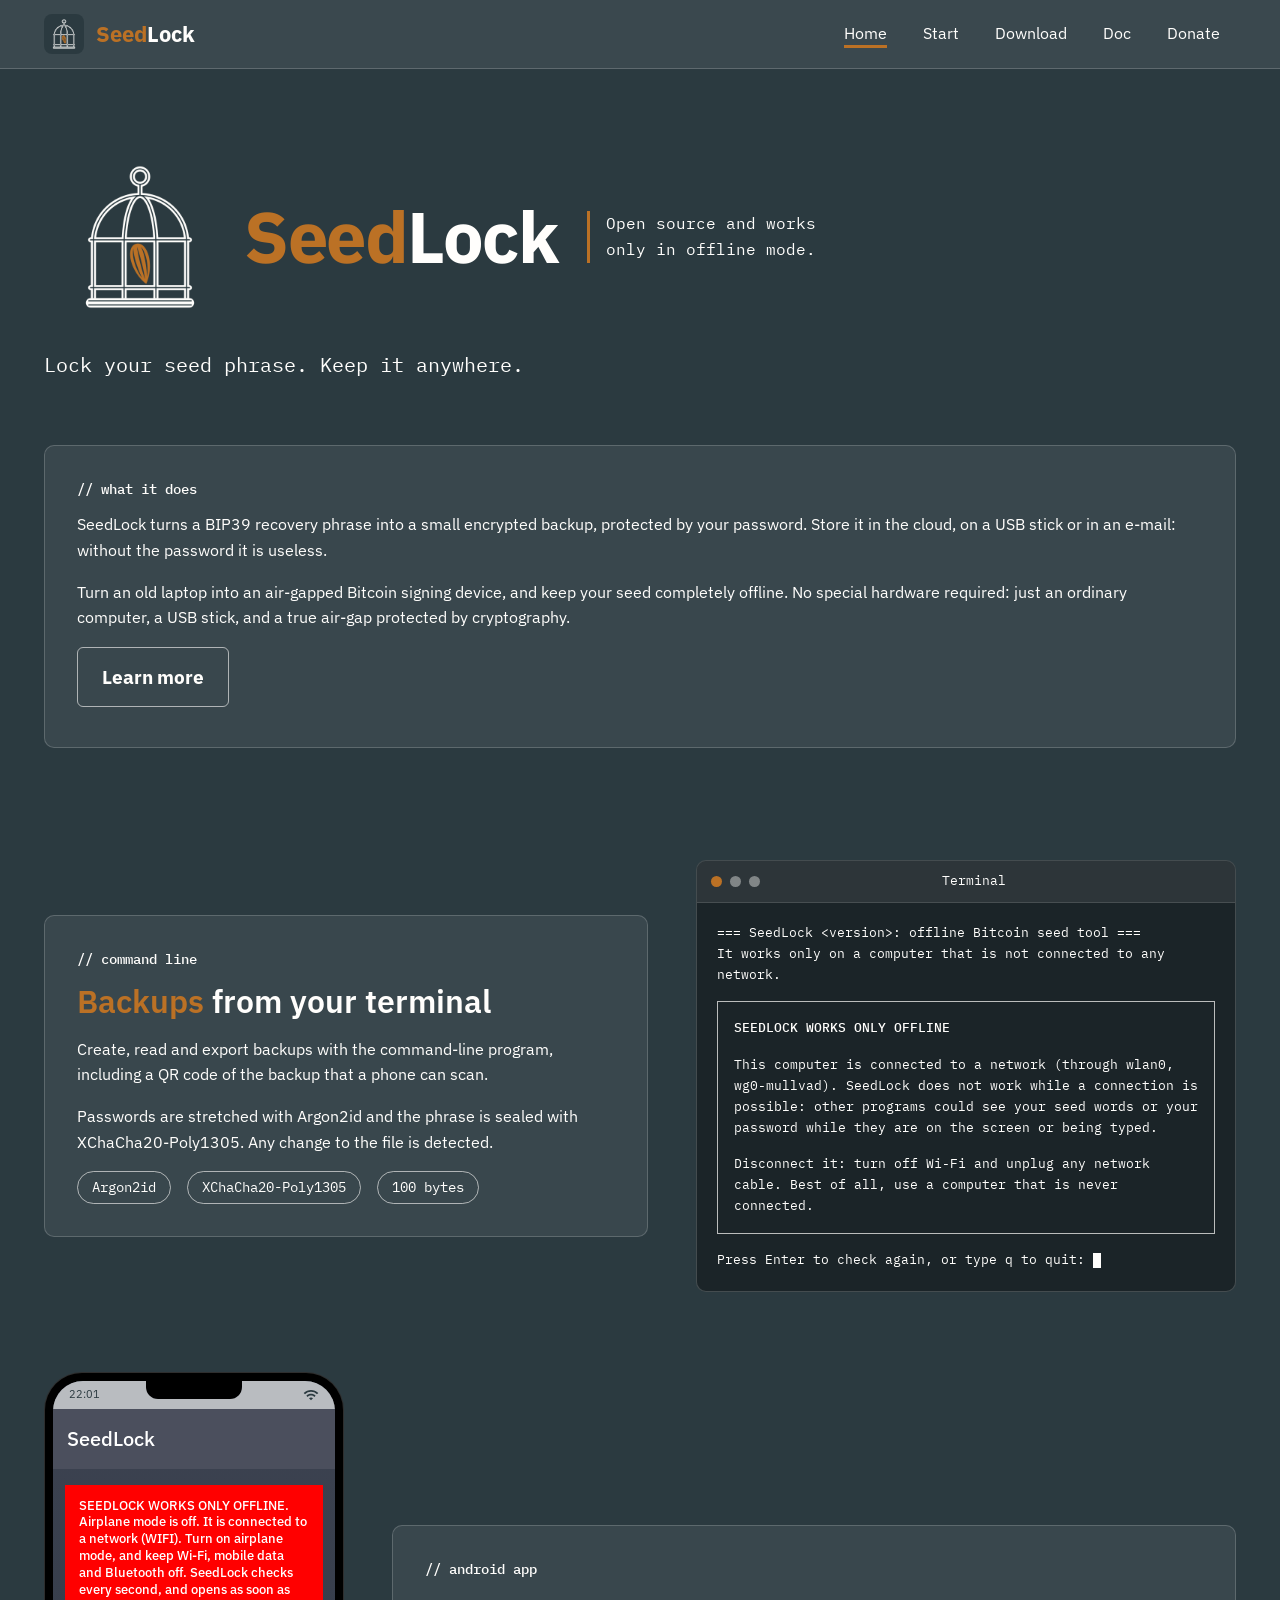
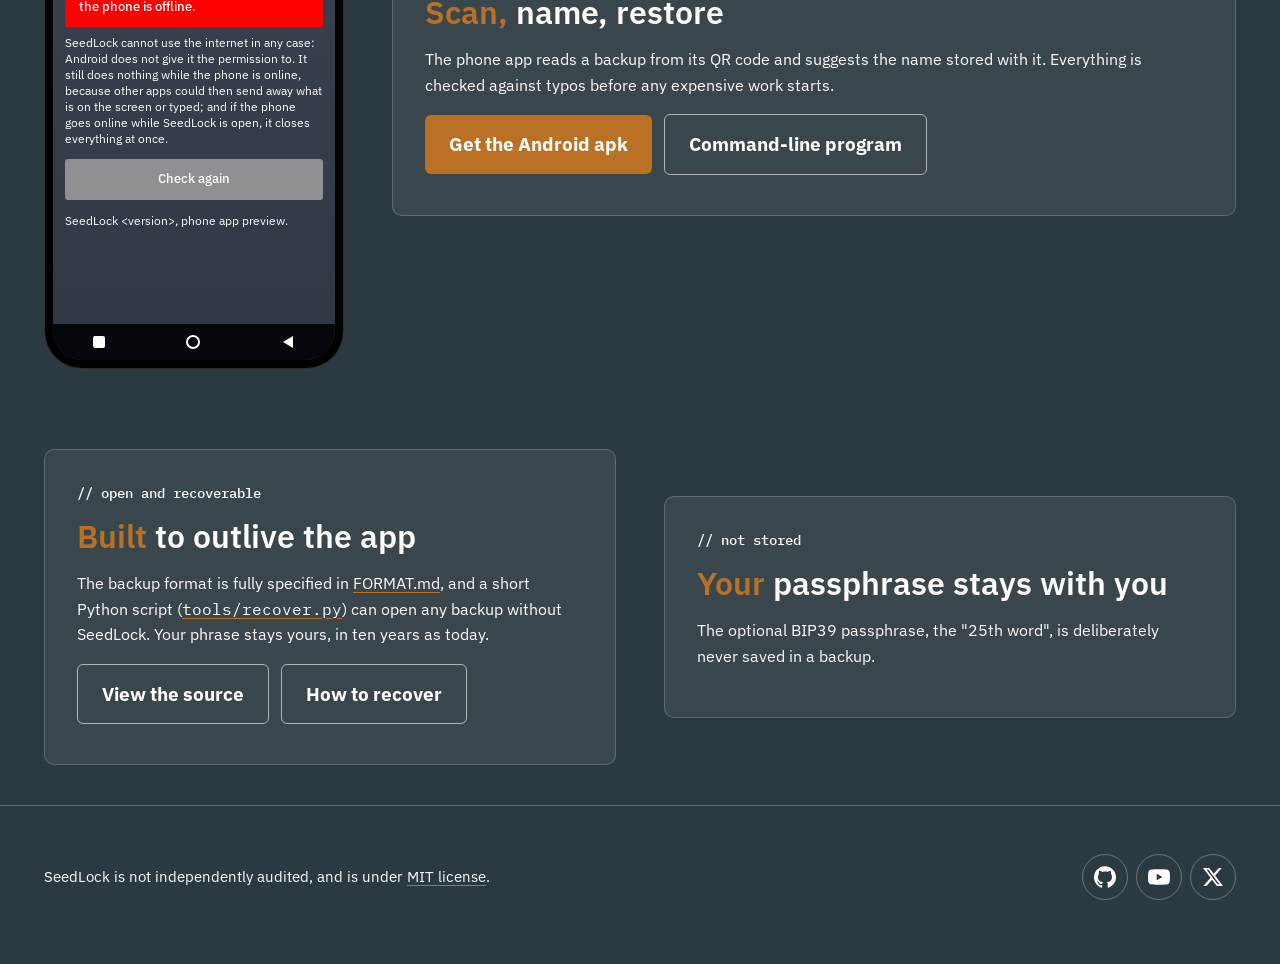
<file: index.html>
<!doctype html>
<html lang="en">
<head>
<meta charset="utf-8">
<meta name="viewport" content="width=device-width, initial-scale=1, viewport-fit=cover">
<title>SeedLock</title>
<meta name="description" content="Lock your seed phrase. Keep it anywhere. Open source, and works only in offline mode.">
<meta name="theme-color" content="#2b3a40">
<link rel="icon" href="/favicon.ico" sizes="48x48">
<link rel="icon" type="image/png" href="/assets/favicon-48.png" sizes="48x48">
<link rel="icon" type="image/png" href="/assets/favicon-192.png" sizes="192x192">
<link rel="apple-touch-icon" href="/assets/apple-touch-icon.png">
<meta property="og:type" content="website">
<meta property="og:site_name" content="SeedLock">
<meta property="og:title" content="SeedLock">
<meta property="og:description" content="Lock your seed phrase. Keep it anywhere. Open source, and works only in offline mode.">
<meta property="og:url" content="https://seedlock.no/">
<meta property="og:image" content="https://seedlock.no/assets/seedlock-social-preview.png">
<meta name="twitter:card" content="summary_large_image">
<link rel="canonical" href="https://seedlock.no/">
<link rel="stylesheet" href="style.css">
</head>
<body>
<div class="page">
<header class="nav"><div class="wrap">
<a class="brand" href="index.html"><img src="assets/seedlock-icon.png" alt="" style="width:40px;height:40px;border-radius:8px"><span><b>Seed</b>Lock</span></a>
<nav class="menu" aria-label="Main">
<a class="on" href="index.html">Home</a><a href="start.html">Start</a><a href="download.html">Download</a><a href="doc.html">Doc</a><a href="donate.html">Donate</a>
</nav>
</div></header>

<main class="wrap" id="home">
<section class="row">
<div style="flex:0 1 auto;max-width:100%">
<div style="display:flex;flex-wrap:wrap;align-items:center;gap:8px;margin-bottom:16px">
<img src="assets/seedlock-icon.png" alt="SeedLock logo: a bird cage holding a seed" style="width:clamp(120px,15vw,200px);height:auto;flex:none">
<h1 style="margin:0;font-size:clamp(40px,5.6vw,76px);white-space:nowrap"><span class="accent">Seed</span>Lock</h1>
<p class="mono" style="flex:0 1 230px;min-width:170px;margin:0 0 0 20px;font-size:16px;color:#fffefc;border-left:3px solid #bb7125;padding-left:16px">Open source and works only in offline mode.</p>
</div>
<p class="lead mono" style="color:#fffefc">Lock your seed phrase. Keep it anywhere.</p>
</div>
<div class="card">
<span class="tag">// what it does</span>
<p>SeedLock turns a BIP39 recovery phrase into a small encrypted backup, protected by your password. Store it in the cloud, on a USB stick or in an e-mail: without the password it is useless.</p>
<p>Turn an old laptop into an air-gapped Bitcoin signing device, and keep your seed completely offline. No special hardware required: just an ordinary computer, a USB stick, and a true air-gap protected by cryptography.</p>
<a class="btn alt" href="https://github.com/Solo-in-Code/SeedLock/blob/main/README.md" target="_blank" rel="noopener noreferrer">Learn more</a>
</div>
</section>

<section class="row tight" id="doc">
<div class="card">
<span class="tag">// command line</span>
<h2><span class="accent">Backups</span> from your terminal</h2>
<p>Create, read and export backups with the command-line program, including a QR code of the backup that a phone can scan.</p>
<p>Passwords are stretched with Argon2id and the phrase is sealed with XChaCha20-Poly1305. Any change to the file is detected.</p>
<div class="facts"><span>Argon2id</span><span>XChaCha20-Poly1305</span><span>100 bytes</span></div>
</div>
<div style="background:#1b2428;border:1px solid rgba(255,254,252,.18);border-radius:10px;overflow:hidden;font-family:var(--font-mono);min-width:0">
<div style="display:flex;align-items:center;gap:8px;padding:10px 14px;background:rgba(255,254,252,.08);border-bottom:1px solid rgba(255,254,252,.12)">
<span style="width:11px;height:11px;border-radius:50%;background:#bb7125"></span><span style="width:11px;height:11px;border-radius:50%;background:rgba(255,254,252,.4)"></span><span style="width:11px;height:11px;border-radius:50%;background:rgba(255,254,252,.4)"></span>
<span style="flex:1;text-align:center;font-size:13px;color:#fffefc;margin-right:41px">Terminal</span>
</div>
<div style="padding:20px;font-size:13px;line-height:1.6;color:#fffefc">
<p style="margin:0 0 16px;color:#fffefc">=== SeedLock &lt;version&gt;: offline Bitcoin seed tool ===<br>It works only on a computer that is not connected to any network.</p>
<div style="border:1px solid rgba(255,254,252,.7);padding:16px;margin-bottom:16px">
<p style="margin:0 0 16px;color:#fffefc;font-weight:500">SEEDLOCK WORKS ONLY OFFLINE</p>
<p style="margin:0 0 16px;color:#fffefc">This computer is connected to a network (through wlan0, wg0-mullvad). SeedLock does not work while a connection is possible: other programs could see your seed words or your password while they are on the screen or being typed.</p>
<p style="margin:0;color:#fffefc">Disconnect it: turn off Wi-Fi and unplug any network cable. Best of all, use a computer that is never connected.</p>
</div>
<p style="margin:0;color:#fffefc">Press Enter to check again, or type q to quit: <span style="display:inline-block;width:8px;height:15px;background:#fffefc;vertical-align:text-bottom"></span></p>
</div>
</div>
</section>

<section class="row tight" id="download">
<div style="width:100%;max-width:300px;margin:0 auto;background:#000;border-radius:38px;padding:8px;box-sizing:border-box;border:1px solid rgba(255,254,252,.18)">
<div style="position:relative;display:flex;flex-direction:column;aspect-ratio:9/18.5;border-radius:30px;overflow:hidden;background:linear-gradient(#3d4351,#2f3745);font-family:Roboto,var(--font-sans);color:#fff">
<div style="position:relative;display:flex;align-items:center;justify-content:space-between;height:28px;padding:0 16px;font-size:11px;color:#fffefc;background:#b9bcc0;color:#2b3a40">
<span>22:01</span>
<span style="position:absolute;left:50%;top:0;transform:translateX(-50%);width:96px;height:18px;background:#000;border-radius:0 0 12px 12px"></span>
<svg width="16" height="16" viewBox="0 0 24 24" fill="#2b3a40" aria-label="Wi-Fi"><path d="M1 9l2 2c4.97-4.97 13.03-4.97 18 0l2-2C16.93 2.93 7.08 2.93 1 9zm8 8l3 3 3-3c-1.65-1.66-4.34-1.66-6 0zm-4-4l2 2c2.76-2.76 7.24-2.76 10 0l2-2C15.14 9.14 8.87 9.14 5 13z"></path></svg>
</div>
<div style="background:#4b4f5d;padding:14px 14px;font-size:20px;font-weight:500">SeedLock</div>
<div style="padding:16px 12px 0">
<div style="background:#ff0000;padding:12px 14px;font-size:12.5px;font-weight:500;line-height:1.35;color:#fff">SEEDLOCK WORKS ONLY OFFLINE. Airplane mode is off. It is connected to a network (WIFI). Turn on airplane mode, and keep Wi-Fi, mobile data and Bluetooth off. SeedLock checks every second, and opens as soon as the phone is offline.</div>
<p style="margin:8px 0 12px;font-size:11.5px;line-height:1.4;color:#fff">SeedLock cannot use the internet in any case: Android does not give it the permission to. It still does nothing while the phone is online, because other apps could then send away what is on the screen or typed; and if the phone goes online while SeedLock is open, it closes everything at once.</p>
<div style="background:#8e9094;text-align:center;padding:10px;font-size:13px;font-weight:500;border-radius:3px;color:#fff">Check again</div>
<p style="margin:12px 0 0;font-size:11.5px;color:#fff">SeedLock &lt;version&gt;, phone app preview.</p>
</div>
<div style="flex:1"></div>
<div style="display:flex;align-items:center;justify-content:space-around;height:36px;background:#05070d">
<span style="width:12px;height:12px;background:#fffefc;border-radius:2px"></span>
<span style="width:14px;height:14px;border:2px solid #fffefc;border-radius:50%;box-sizing:border-box"></span>
<svg width="14" height="14" viewBox="0 0 14 14" aria-hidden="true"><path d="M12 1 2 7l10 6z" fill="#fffefc"></path></svg>
</div>
</div>
</div>
<div class="card">
<span class="tag">// android app</span>
<h2><span class="accent">Scan,</span> name, restore</h2>
<p>The phone app reads a backup from its QR code and suggests the name stored with it. Everything is checked against typos before any expensive work starts.</p>
<a class="btn" href="https://github.com/Solo-in-Code/SeedLock/releases" target="_blank" rel="noopener noreferrer">Get the Android apk</a><a class="btn alt" href="https://github.com/Solo-in-Code/SeedLock/releases" target="_blank" rel="noopener noreferrer">Command-line program</a>
</div>
</section>

<section class="row tight" id="donate">
<div class="card">
<span class="tag">// open and recoverable</span>
<h2><span class="accent">Built</span> to outlive the app</h2>
<p>The backup format is fully specified in <a href="https://github.com/Solo-in-Code/SeedLock/blob/main/docs/FORMAT.md" target="_blank" rel="noopener noreferrer" style="color:#fffefc;text-decoration:underline;text-decoration-color:#bb7125;text-underline-offset:3px">FORMAT.md</a>, and a short Python script (<a class="mono" href="https://github.com/Solo-in-Code/SeedLock/blob/main/tools/recover.py" target="_blank" rel="noopener noreferrer" style="color:#fffefc;text-decoration:underline;text-decoration-color:#bb7125;text-underline-offset:3px">tools/recover.py</a>) can open any backup without SeedLock. Your phrase stays yours, in ten years as today.</p>
<a class="btn alt" href="https://github.com/Solo-in-Code/SeedLock/tree/main" target="_blank" rel="noopener noreferrer">View the source</a><a class="btn alt" href="recover.html">How to recover</a>
</div>
<div class="card">
<span class="tag">// not stored</span>
<h2><span class="accent">Your</span> passphrase stays with you</h2>
<p>The optional BIP39 passphrase, the "25th word", is deliberately never saved in a backup.</p>
</div>
</section>
</main>

<footer class="small" id="source"><div class="wrap" style="display:flex;flex-wrap:wrap;align-items:center;justify-content:space-between;gap:24px">
<p style="margin:0;font-size:15px;color:#fffefc">SeedLock is not independently audited, and is under <a href="https://github.com/Solo-in-Code/SeedLock/blob/main/LICENSE" target="_blank" rel="noopener noreferrer" style="color:#fffefc;text-decoration:underline;text-decoration-color:#bb7125;text-underline-offset:3px">MIT license</a>.</p>
<div style="display:flex;gap:8px">
<a href="https://github.com/Solo-in-Code/SeedLock" target="_blank" rel="noopener noreferrer" aria-label="GitHub" style="display:flex;align-items:center;justify-content:center;width:44px;height:44px;color:#fffefc;border:1px solid rgba(255,254,252,.3);border-radius:50%"><svg width="22" height="22" viewBox="0 0 24 24" fill="currentColor" aria-hidden="true"><path d="M12 .297c-6.63 0-12 5.373-12 12 0 5.303 3.438 9.8 8.205 11.385.6.113.82-.258.82-.577 0-.285-.01-1.04-.015-2.04-3.338.724-4.042-1.61-4.042-1.61C4.422 18.07 3.633 17.7 3.633 17.7c-1.087-.744.084-.729.084-.729 1.205.084 1.838 1.236 1.838 1.236 1.07 1.835 2.809 1.305 3.495.998.108-.776.417-1.305.76-1.605-2.665-.3-5.466-1.332-5.466-5.93 0-1.31.465-2.38 1.235-3.22-.135-.303-.54-1.523.105-3.176 0 0 1.005-.322 3.3 1.23.96-.267 1.98-.399 3-.405 1.02.006 2.04.138 3 .405 2.28-1.552 3.285-1.23 3.285-1.23.645 1.653.24 2.873.12 3.176.765.84 1.23 1.91 1.23 3.22 0 4.61-2.805 5.625-5.475 5.92.42.36.81 1.096.81 2.22 0 1.606-.015 2.896-.015 3.286 0 .315.21.69.825.57C20.565 22.092 24 17.592 24 12.297c0-6.627-5.373-12-12-12"></path></svg></a>
<a href="https://www.youtube.com/@seedlock-channel" target="_blank" rel="noopener noreferrer" aria-label="YouTube" style="display:flex;align-items:center;justify-content:center;width:44px;height:44px;color:#fffefc;border:1px solid rgba(255,254,252,.3);border-radius:50%"><svg width="22" height="22" viewBox="0 0 24 24" fill="currentColor" aria-hidden="true"><path d="M23.498 6.186a3.016 3.016 0 0 0-2.122-2.136C19.505 3.545 12 3.545 12 3.545s-7.505 0-9.377.505A3.017 3.017 0 0 0 .502 6.186C0 8.07 0 12 0 12s0 3.93.502 5.814a3.016 3.016 0 0 0 2.122 2.136c1.871.505 9.376.505 9.376.505s7.505 0 9.377-.505a3.015 3.015 0 0 0 2.122-2.136C24 15.93 24 12 24 12s0-3.93-.502-5.814zM9.545 15.568V8.432L15.818 12l-6.273 3.568z"></path></svg></a>
<a href="https://x.com/Seedlock_" target="_blank" rel="noopener noreferrer" aria-label="X (formerly Twitter)" style="display:flex;align-items:center;justify-content:center;width:44px;height:44px;color:#fffefc;border:1px solid rgba(255,254,252,.3);border-radius:50%"><svg width="20" height="20" viewBox="0 0 24 24" fill="currentColor" aria-hidden="true"><path d="M18.901 1.153h3.68l-8.04 9.19L24 22.846h-7.406l-5.8-7.584-6.638 7.584H.474l8.6-9.83L0 1.154h7.594l5.243 6.932ZM17.61 20.644h2.039L6.486 3.24H4.298Z"></path></svg></a>
</div>
</div></footer>
</div>
<script src="assets/release.js" defer></script>
</body>
</html>
</file>
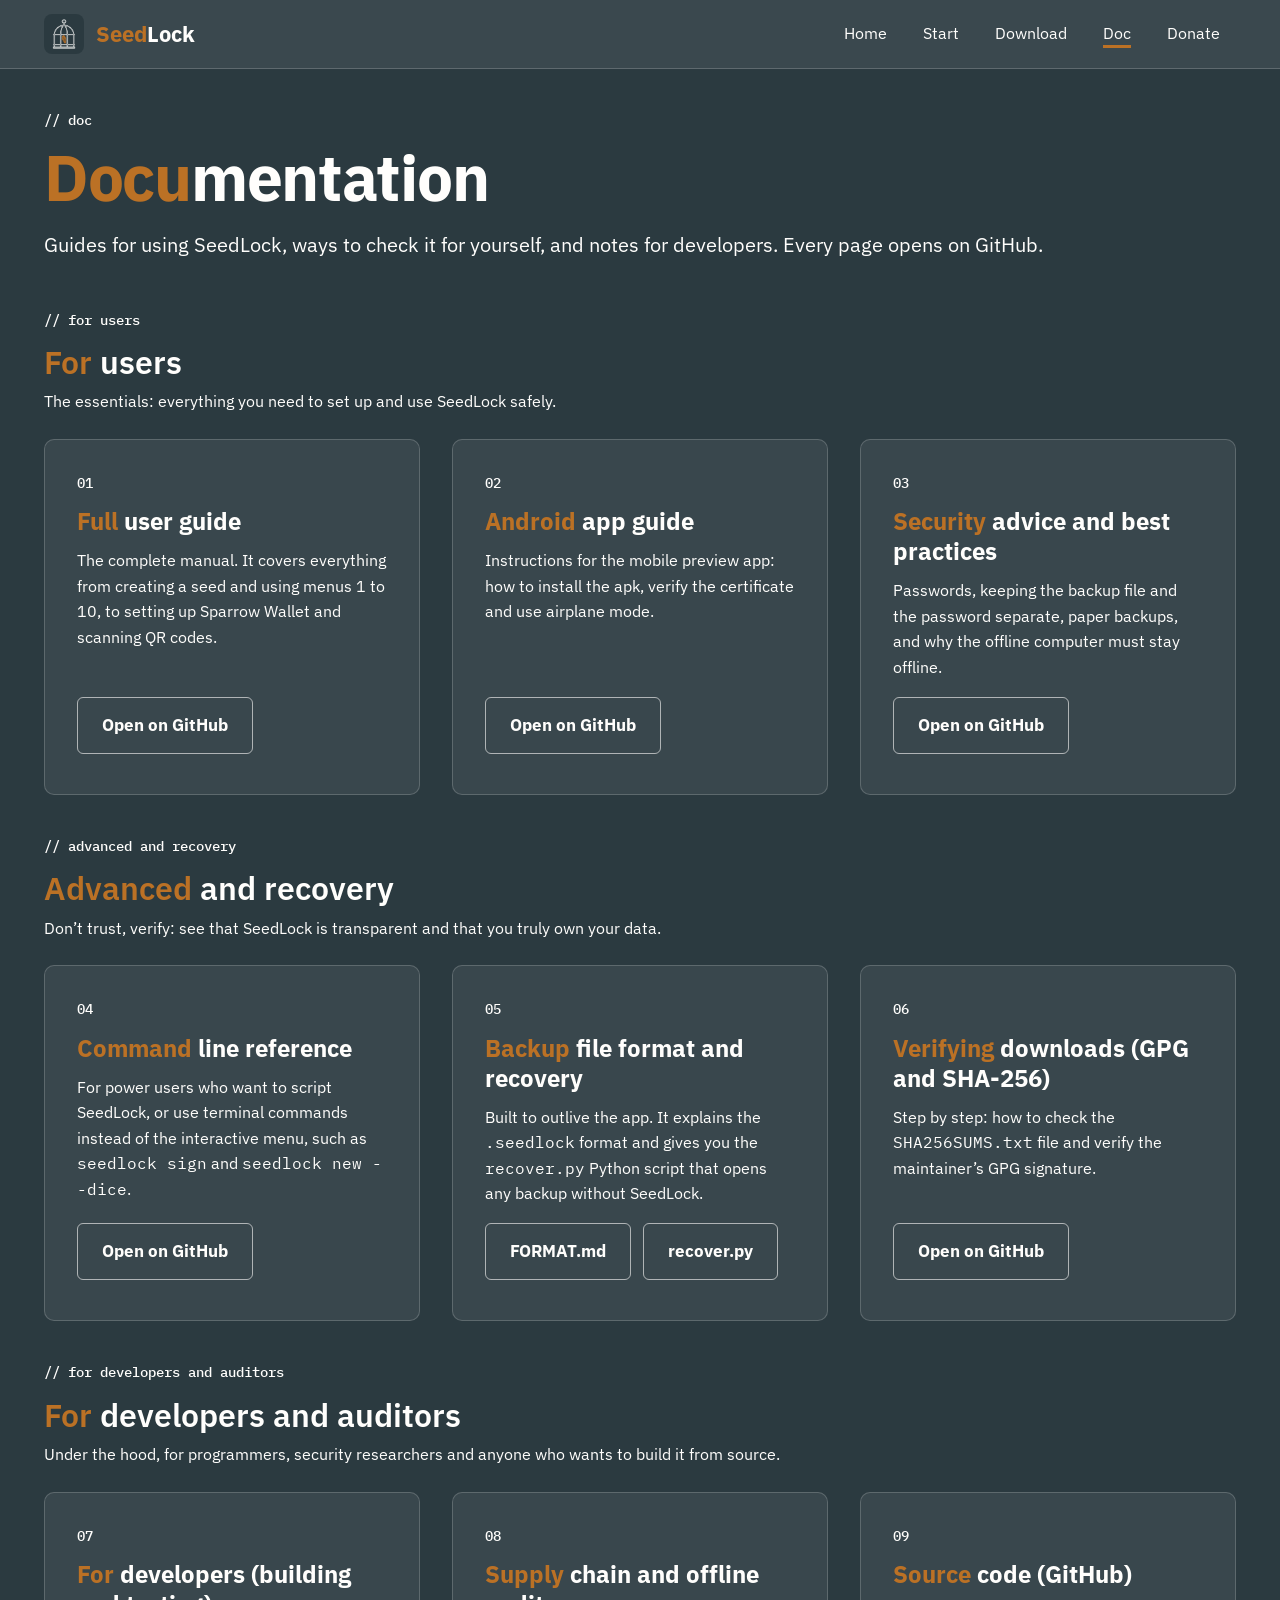
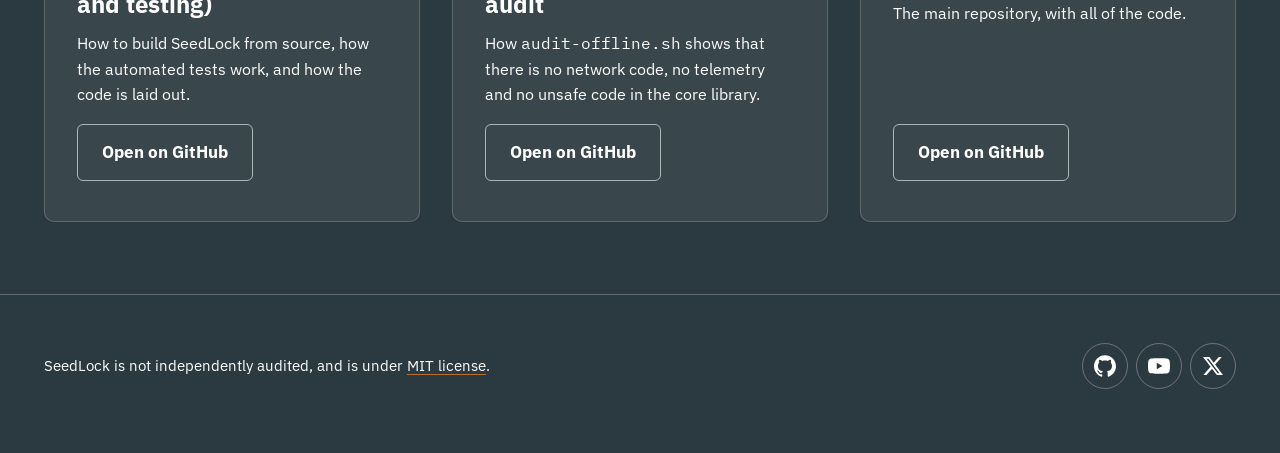
<file: doc.html>
<!doctype html>
<html lang="en">
<head>
<meta charset="utf-8">
<meta name="viewport" content="width=device-width, initial-scale=1, viewport-fit=cover">
<title>SeedLock – Documentation</title>
<meta name="description" content="Guides, recovery format, verification and developer notes for SeedLock.">
<meta name="theme-color" content="#2b3a40">
<link rel="icon" href="/favicon.ico" sizes="48x48">
<link rel="icon" type="image/png" href="/assets/favicon-48.png" sizes="48x48">
<link rel="icon" type="image/png" href="/assets/favicon-192.png" sizes="192x192">
<link rel="apple-touch-icon" href="/assets/apple-touch-icon.png">
<meta property="og:type" content="website">
<meta property="og:site_name" content="SeedLock">
<meta property="og:title" content="SeedLock – Documentation">
<meta property="og:description" content="Guides, recovery format, verification and developer notes for SeedLock.">
<meta property="og:url" content="https://seedlock.no/doc.html">
<meta property="og:image" content="https://seedlock.no/assets/seedlock-social-preview.png">
<meta name="twitter:card" content="summary_large_image">
<link rel="canonical" href="https://seedlock.no/doc.html">
<link rel="stylesheet" href="style.css">
</head>
<body>
<div class="page">
<header class="nav"><div class="wrap">
<a class="brand" href="index.html"><img src="assets/seedlock-icon.png" alt="" style="width:40px;height:40px;border-radius:8px"><span><b>Seed</b>Lock</span></a>
<nav class="menu" aria-label="Main">
<a href="index.html">Home</a><a href="start.html">Start</a><a href="download.html">Download</a><a class="on" href="doc.html">Doc</a><a href="donate.html">Donate</a>
</nav>
</div></header>

<main class="wrap" id="doc-page">
<section class="row tight" style="padding-bottom:0">
<div>
<span class="tag">// doc</span>
<h1 style="font-size:clamp(40px,6vw,64px)"><span class="accent">Docu</span>mentation</h1>
<p class="lead">Guides for using SeedLock, ways to check it for yourself, and notes for developers. Every page opens on GitHub.</p>
</div>
</section>
<section style="padding:32px 0 8px">
<span class="tag">// for users</span>
<h2 style="margin-bottom:8px"><span class="accent">For</span> users</h2>
<p style="margin-bottom:24px">The essentials: everything you need to set up and use SeedLock safely.</p>
<div style="display:flex;flex-wrap:wrap;gap:32px">
<div class="card" style="flex:1 1 300px;min-width:0;display:flex;flex-direction:column">
<span class="tag">01</span>
<h3 style="font-size:24px;line-height:1.25;margin:0 0 12px"><span class="accent">Full</span> user guide</h3>
<p style="flex:1">The complete manual. It covers everything from creating a seed and using menus 1 to 10, to setting up Sparrow Wallet and scanning QR codes.</p>
<div><a class="btn alt" href="https://github.com/Solo-in-Code/SeedLock/blob/main/docs/GUIDE.md" target="_blank" rel="noopener noreferrer" style="font-size:17px">Open on GitHub</a></div>
</div><div class="card" style="flex:1 1 300px;min-width:0;display:flex;flex-direction:column">
<span class="tag">02</span>
<h3 style="font-size:24px;line-height:1.25;margin:0 0 12px"><span class="accent">Android</span> app guide</h3>
<p style="flex:1">Instructions for the mobile preview app: how to install the apk, verify the certificate and use airplane mode.</p>
<div><a class="btn alt" href="https://github.com/Solo-in-Code/SeedLock/blob/main/android/README.md" target="_blank" rel="noopener noreferrer" style="font-size:17px">Open on GitHub</a></div>
</div><div class="card" style="flex:1 1 300px;min-width:0;display:flex;flex-direction:column">
<span class="tag">03</span>
<h3 style="font-size:24px;line-height:1.25;margin:0 0 12px"><span class="accent">Security</span> advice and best practices</h3>
<p style="flex:1">Passwords, keeping the backup file and the password separate, paper backups, and why the offline computer must stay offline.</p>
<div><a class="btn alt" href="https://github.com/Solo-in-Code/SeedLock/blob/main/docs/GUIDE.md#security-advice" target="_blank" rel="noopener noreferrer" style="font-size:17px">Open on GitHub</a></div>
</div>
</div>
</section>
<section style="padding:32px 0 8px">
<span class="tag">// advanced and recovery</span>
<h2 style="margin-bottom:8px"><span class="accent">Advanced</span> and recovery</h2>
<p style="margin-bottom:24px">Don&rsquo;t trust, verify: see that SeedLock is transparent and that you truly own your data.</p>
<div style="display:flex;flex-wrap:wrap;gap:32px">
<div class="card" style="flex:1 1 300px;min-width:0;display:flex;flex-direction:column">
<span class="tag">04</span>
<h3 style="font-size:24px;line-height:1.25;margin:0 0 12px"><span class="accent">Command</span> line reference</h3>
<p style="flex:1">For power users who want to script SeedLock, or use terminal commands instead of the interactive menu, such as <span class="mono">seedlock sign</span> and <span class="mono">seedlock new --dice</span>.</p>
<div><a class="btn alt" href="https://github.com/Solo-in-Code/SeedLock/blob/main/docs/GUIDE.md#the-command-line" target="_blank" rel="noopener noreferrer" style="font-size:17px">Open on GitHub</a></div>
</div><div class="card" style="flex:1 1 300px;min-width:0;display:flex;flex-direction:column">
<span class="tag">05</span>
<h3 style="font-size:24px;line-height:1.25;margin:0 0 12px"><span class="accent">Backup</span> file format and recovery</h3>
<p style="flex:1">Built to outlive the app. It explains the <span class="mono">.seedlock</span> format and gives you the <span class="mono">recover.py</span> Python script that opens any backup without SeedLock.</p>
<div><a class="btn alt" href="https://github.com/Solo-in-Code/SeedLock/blob/main/docs/FORMAT.md" target="_blank" rel="noopener noreferrer" style="font-size:17px">FORMAT.md</a><a class="btn alt" href="https://github.com/Solo-in-Code/SeedLock/blob/main/tools/recover.py" target="_blank" rel="noopener noreferrer" style="font-size:17px">recover.py</a></div>
</div><div class="card" style="flex:1 1 300px;min-width:0;display:flex;flex-direction:column">
<span class="tag">06</span>
<h3 style="font-size:24px;line-height:1.25;margin:0 0 12px"><span class="accent">Verifying</span> downloads (GPG and SHA-256)</h3>
<p style="flex:1">Step by step: how to check the <span class="mono">SHA256SUMS.txt</span> file and verify the maintainer&rsquo;s GPG signature.</p>
<div><a class="btn alt" href="https://github.com/Solo-in-Code/SeedLock/blob/main/docs/GUIDE.md#checking-a-downloaded-program" target="_blank" rel="noopener noreferrer" style="font-size:17px">Open on GitHub</a></div>
</div>
</div>
</section>
<section style="padding:32px 0 8px">
<span class="tag">// for developers and auditors</span>
<h2 style="margin-bottom:8px"><span class="accent">For</span> developers and auditors</h2>
<p style="margin-bottom:24px">Under the hood, for programmers, security researchers and anyone who wants to build it from source.</p>
<div style="display:flex;flex-wrap:wrap;gap:32px">
<div class="card" style="flex:1 1 300px;min-width:0;display:flex;flex-direction:column">
<span class="tag">07</span>
<h3 style="font-size:24px;line-height:1.25;margin:0 0 12px"><span class="accent">For</span> developers (building and testing)</h3>
<p style="flex:1">How to build SeedLock from source, how the automated tests work, and how the code is laid out.</p>
<div><a class="btn alt" href="https://github.com/Solo-in-Code/SeedLock/blob/main/docs/DEVELOPMENT.md" target="_blank" rel="noopener noreferrer" style="font-size:17px">Open on GitHub</a></div>
</div><div class="card" style="flex:1 1 300px;min-width:0;display:flex;flex-direction:column">
<span class="tag">08</span>
<h3 style="font-size:24px;line-height:1.25;margin:0 0 12px"><span class="accent">Supply</span> chain and offline audit</h3>
<p style="flex:1">How <span class="mono">audit-offline.sh</span> shows that there is no network code, no telemetry and no unsafe code in the core library.</p>
<div><a class="btn alt" href="https://github.com/Solo-in-Code/SeedLock/blob/main/docs/DEVELOPMENT.md#supply-chain-and-the-offline-audit" target="_blank" rel="noopener noreferrer" style="font-size:17px">Open on GitHub</a></div>
</div><div class="card" style="flex:1 1 300px;min-width:0;display:flex;flex-direction:column">
<span class="tag">09</span>
<h3 style="font-size:24px;line-height:1.25;margin:0 0 12px"><span class="accent">Source</span> code (GitHub)</h3>
<p style="flex:1">The main repository, with all of the code.</p>
<div><a class="btn alt" href="https://github.com/Solo-in-Code/SeedLock" target="_blank" rel="noopener noreferrer" style="font-size:17px">Open on GitHub</a></div>
</div>
</div>
</section>
<div style="height:64px"></div>
</main>

<footer class="small" id="source"><div class="wrap" style="display:flex;flex-wrap:wrap;align-items:center;justify-content:space-between;gap:24px">
<p style="margin:0;font-size:15px;color:#fffefc">SeedLock is not independently audited, and is under <a href="https://github.com/Solo-in-Code/SeedLock/blob/main/LICENSE" target="_blank" rel="noopener noreferrer" style="color:#fffefc;text-decoration:underline;text-decoration-color:#bb7125;text-underline-offset:3px">MIT license</a>.</p>
<div style="display:flex;gap:8px">
<a href="https://github.com/Solo-in-Code/SeedLock" target="_blank" rel="noopener noreferrer" aria-label="GitHub" style="display:flex;align-items:center;justify-content:center;width:44px;height:44px;color:#fffefc;border:1px solid rgba(255,254,252,.3);border-radius:50%"><svg width="22" height="22" viewBox="0 0 24 24" fill="currentColor" aria-hidden="true"><path d="M12 .297c-6.63 0-12 5.373-12 12 0 5.303 3.438 9.8 8.205 11.385.6.113.82-.258.82-.577 0-.285-.01-1.04-.015-2.04-3.338.724-4.042-1.61-4.042-1.61C4.422 18.07 3.633 17.7 3.633 17.7c-1.087-.744.084-.729.084-.729 1.205.084 1.838 1.236 1.838 1.236 1.07 1.835 2.809 1.305 3.495.998.108-.776.417-1.305.76-1.605-2.665-.3-5.466-1.332-5.466-5.93 0-1.31.465-2.38 1.235-3.22-.135-.303-.54-1.523.105-3.176 0 0 1.005-.322 3.3 1.23.96-.267 1.98-.399 3-.405 1.02.006 2.04.138 3 .405 2.28-1.552 3.285-1.23 3.285-1.23.645 1.653.24 2.873.12 3.176.765.84 1.23 1.91 1.23 3.22 0 4.61-2.805 5.625-5.475 5.92.42.36.81 1.096.81 2.22 0 1.606-.015 2.896-.015 3.286 0 .315.21.69.825.57C20.565 22.092 24 17.592 24 12.297c0-6.627-5.373-12-12-12"></path></svg></a>
<a href="https://www.youtube.com/@seedlock-channel" target="_blank" rel="noopener noreferrer" aria-label="YouTube" style="display:flex;align-items:center;justify-content:center;width:44px;height:44px;color:#fffefc;border:1px solid rgba(255,254,252,.3);border-radius:50%"><svg width="22" height="22" viewBox="0 0 24 24" fill="currentColor" aria-hidden="true"><path d="M23.498 6.186a3.016 3.016 0 0 0-2.122-2.136C19.505 3.545 12 3.545 12 3.545s-7.505 0-9.377.505A3.017 3.017 0 0 0 .502 6.186C0 8.07 0 12 0 12s0 3.93.502 5.814a3.016 3.016 0 0 0 2.122 2.136c1.871.505 9.376.505 9.376.505s7.505 0 9.377-.505a3.015 3.015 0 0 0 2.122-2.136C24 15.93 24 12 24 12s0-3.93-.502-5.814zM9.545 15.568V8.432L15.818 12l-6.273 3.568z"></path></svg></a>
<a href="https://x.com/Seedlock_" target="_blank" rel="noopener noreferrer" aria-label="X (formerly Twitter)" style="display:flex;align-items:center;justify-content:center;width:44px;height:44px;color:#fffefc;border:1px solid rgba(255,254,252,.3);border-radius:50%"><svg width="20" height="20" viewBox="0 0 24 24" fill="currentColor" aria-hidden="true"><path d="M18.901 1.153h3.68l-8.04 9.19L24 22.846h-7.406l-5.8-7.584-6.638 7.584H.474l8.6-9.83L0 1.154h7.594l5.243 6.932ZM17.61 20.644h2.039L6.486 3.24H4.298Z"></path></svg></a>
</div>
</div></footer>
</div>

</body>
</html>
</file>
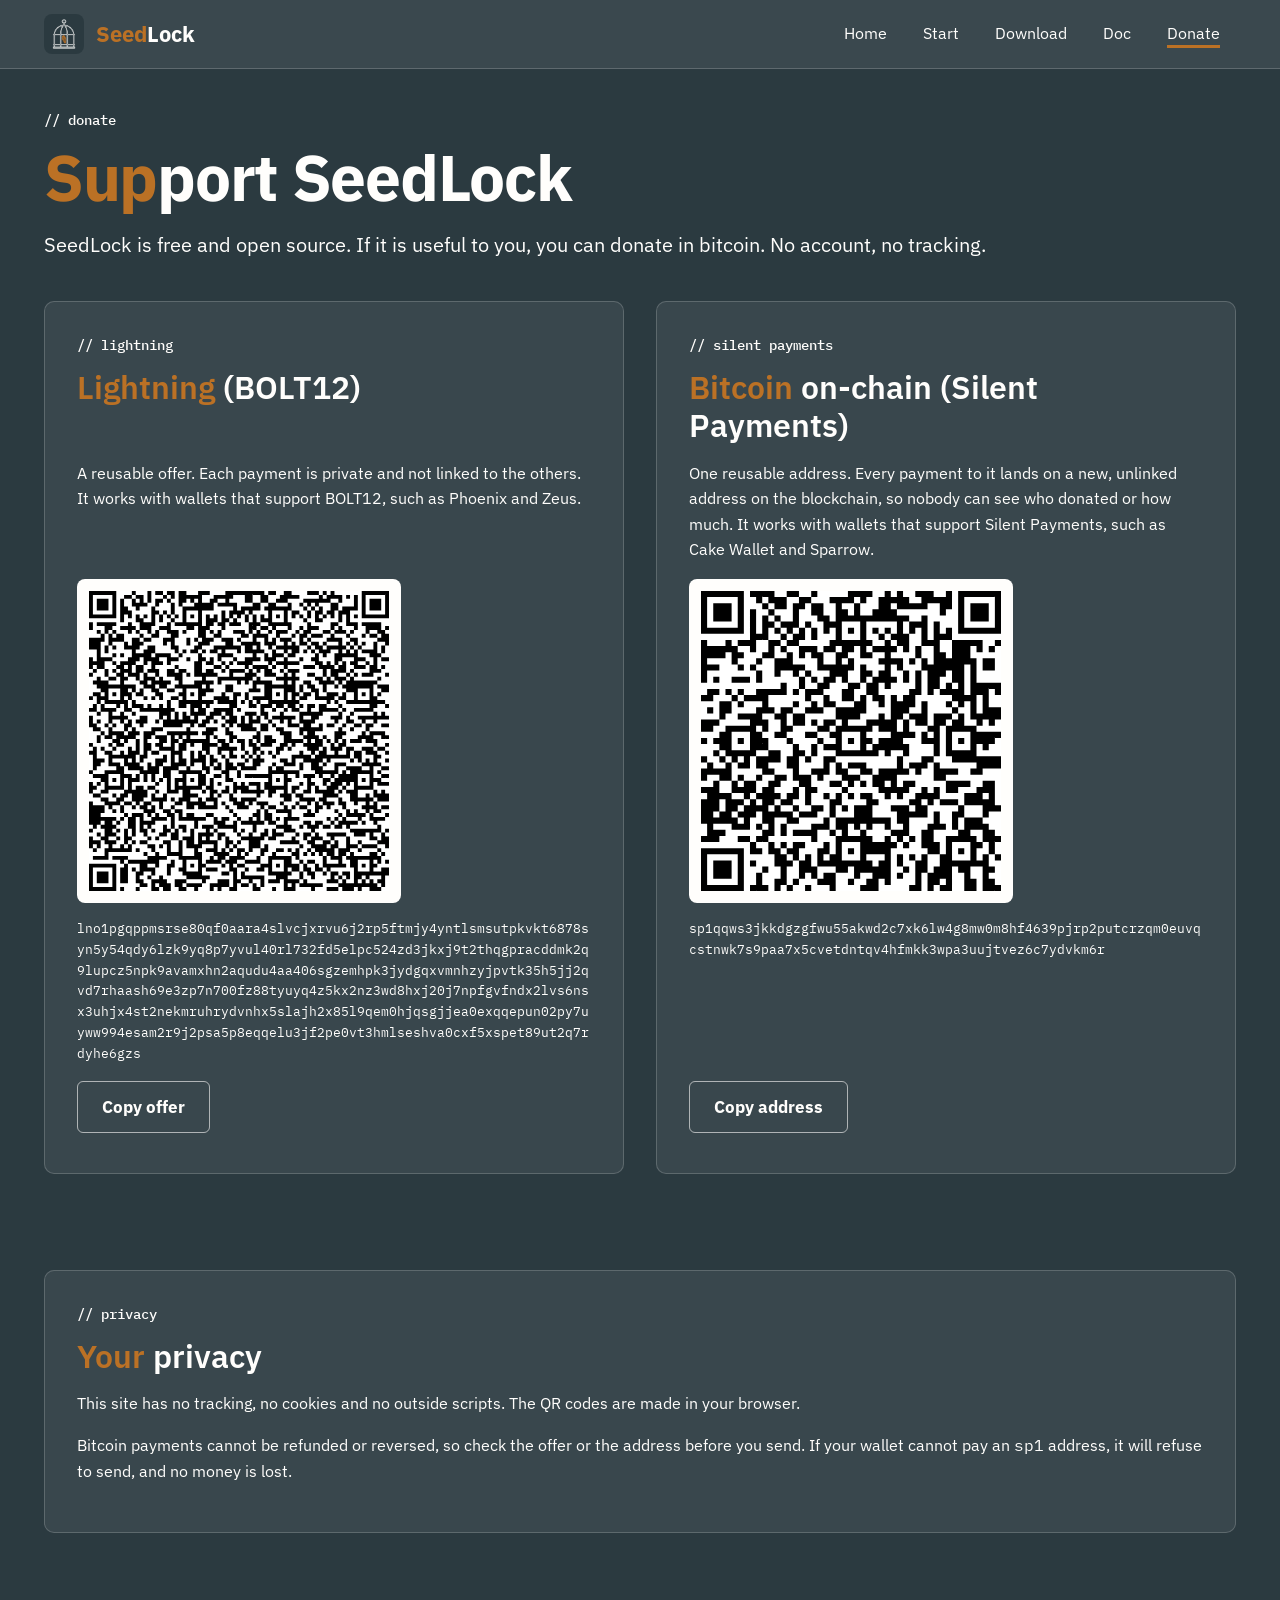
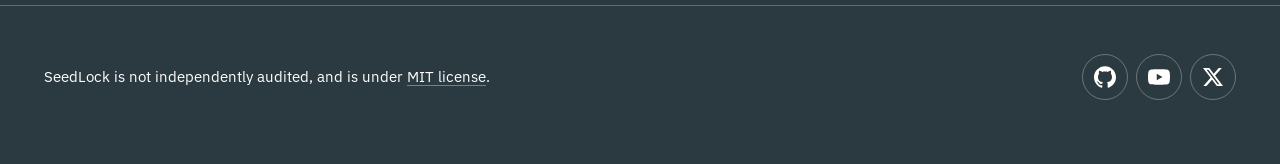
<file: donate.html>
<!doctype html>
<html lang="en">
<head>
<meta charset="utf-8">
<meta name="viewport" content="width=device-width, initial-scale=1, viewport-fit=cover">
<title>SeedLock – Donate</title>
<meta name="description" content="Support SeedLock with a bitcoin donation, on Lightning or with Silent Payments.">
<meta name="theme-color" content="#2b3a40">
<link rel="icon" href="/favicon.ico" sizes="48x48">
<link rel="icon" type="image/png" href="/assets/favicon-48.png" sizes="48x48">
<link rel="icon" type="image/png" href="/assets/favicon-192.png" sizes="192x192">
<link rel="apple-touch-icon" href="/assets/apple-touch-icon.png">
<meta property="og:type" content="website">
<meta property="og:site_name" content="SeedLock">
<meta property="og:title" content="SeedLock – Donate">
<meta property="og:description" content="Support SeedLock with a bitcoin donation, on Lightning or with Silent Payments.">
<meta property="og:url" content="https://seedlock.no/donate.html">
<meta property="og:image" content="https://seedlock.no/assets/seedlock-social-preview.png">
<meta name="twitter:card" content="summary_large_image">
<link rel="canonical" href="https://seedlock.no/donate.html">
<link rel="stylesheet" href="style.css">
</head>
<body>
<div class="page">
<header class="nav"><div class="wrap">
<a class="brand" href="index.html"><img src="assets/seedlock-icon.png" alt="" style="width:40px;height:40px;border-radius:8px"><span><b>Seed</b>Lock</span></a>
<nav class="menu" aria-label="Main">
<a href="index.html">Home</a><a href="start.html">Start</a><a href="download.html">Download</a><a href="doc.html">Doc</a><a class="on" href="donate.html">Donate</a>
</nav>
</div></header>

<main class="wrap" id="donate-page">
<section class="row tight" style="padding-bottom:0">
<div>
<span class="tag">// donate</span>
<h1 style="font-size:clamp(40px,6vw,64px)"><span class="accent">Sup</span>port SeedLock</h1>
<p class="lead">SeedLock is free and open source. If it is useful to you, you can donate in bitcoin. No account, no tracking.</p>
</div>
</section>
<section style="padding:24px 0">
<div class="qr-grid">
<div class="card qr-card">
<span class="tag">// lightning</span>
<h2><span class="accent">Lightning</span> (BOLT12)</h2>
<p>A reusable offer. Each payment is private and not linked to the others. It works with wallets that support BOLT12, such as Phoenix and Zeus.</p>
<div id="ln-qr" style="background:#fffefc;padding:12px;border-radius:8px;width:fit-content;min-width:184px;min-height:184px;display:flex;align-items:center;justify-content:center;color:#2b3a40;font-size:14px">QR code</div>
<p id="ln-text" class="mono" style="font-size:13px;overflow-wrap:anywhere;margin:16px 0">[base64]</p>
<p id="ln-name" class="mono" style="display:none;font-size:15px;margin:0 0 16px"></p>
<div><button type="button" id="ln-copy" class="btn alt" style="font-family:inherit;font-size:17px;cursor:pointer">Copy offer</button></div>
</div>
<div class="card qr-card">
<span class="tag">// silent payments</span>
<h2><span class="accent">Bitcoin</span> on-chain (Silent Payments)</h2>
<p>One reusable address. Every payment to it lands on a new, unlinked address on the blockchain, so nobody can see who donated or how much. It works with wallets that support Silent Payments, such as Cake Wallet and Sparrow.</p>
<div id="sp-qr" style="background:#fffefc;padding:12px;border-radius:8px;width:fit-content;min-width:184px;min-height:184px;display:flex;align-items:center;justify-content:center;color:#2b3a40;font-size:14px">QR code</div>
<p id="sp-text" class="mono" style="font-size:13px;overflow-wrap:anywhere;margin:16px 0">sp1qqws3jkkdgzgfwu55akwd2c7xk6lw4g8mw0m8hf4639pjrp2putcrzqm0euvqcstnwk7s9paa7x5cvetdntqv4hfmkk3wpa3uujtvez6c7ydvkm6r</p>
<div><button type="button" id="sp-copy" class="btn alt" style="font-family:inherit;font-size:17px;cursor:pointer">Copy address</button></div>
</div>
</div>
</section>
<section class="row tight" style="padding-bottom:72px">
<div class="card" style="flex:1 1 100%">
<span class="tag">// privacy</span>
<h2><span class="accent">Your</span> privacy</h2>
<p>This site has no tracking, no cookies and no outside scripts. The QR codes are made in your browser.</p>
<p>Bitcoin payments cannot be refunded or reversed, so check the offer or the address before you send. If your wallet cannot pay an <span class="mono">sp1</span> address, it will refuse to send, and no money is lost.</p>
</div>
</section>
</main>

<footer class="small" id="source"><div class="wrap" style="display:flex;flex-wrap:wrap;align-items:center;justify-content:space-between;gap:24px">
<p style="margin:0;font-size:15px;color:#fffefc">SeedLock is not independently audited, and is under <a href="https://github.com/Solo-in-Code/SeedLock/blob/main/LICENSE" target="_blank" rel="noopener noreferrer" style="color:#fffefc;text-decoration:underline;text-decoration-color:#bb7125;text-underline-offset:3px">MIT license</a>.</p>
<div style="display:flex;gap:8px">
<a href="https://github.com/Solo-in-Code/SeedLock" target="_blank" rel="noopener noreferrer" aria-label="GitHub" style="display:flex;align-items:center;justify-content:center;width:44px;height:44px;color:#fffefc;border:1px solid rgba(255,254,252,.3);border-radius:50%"><svg width="22" height="22" viewBox="0 0 24 24" fill="currentColor" aria-hidden="true"><path d="M12 .297c-6.63 0-12 5.373-12 12 0 5.303 3.438 9.8 8.205 11.385.6.113.82-.258.82-.577 0-.285-.01-1.04-.015-2.04-3.338.724-4.042-1.61-4.042-1.61C4.422 18.07 3.633 17.7 3.633 17.7c-1.087-.744.084-.729.084-.729 1.205.084 1.838 1.236 1.838 1.236 1.07 1.835 2.809 1.305 3.495.998.108-.776.417-1.305.76-1.605-2.665-.3-5.466-1.332-5.466-5.93 0-1.31.465-2.38 1.235-3.22-.135-.303-.54-1.523.105-3.176 0 0 1.005-.322 3.3 1.23.96-.267 1.98-.399 3-.405 1.02.006 2.04.138 3 .405 2.28-1.552 3.285-1.23 3.285-1.23.645 1.653.24 2.873.12 3.176.765.84 1.23 1.91 1.23 3.22 0 4.61-2.805 5.625-5.475 5.92.42.36.81 1.096.81 2.22 0 1.606-.015 2.896-.015 3.286 0 .315.21.69.825.57C20.565 22.092 24 17.592 24 12.297c0-6.627-5.373-12-12-12"></path></svg></a>
<a href="https://www.youtube.com/@seedlock-channel" target="_blank" rel="noopener noreferrer" aria-label="YouTube" style="display:flex;align-items:center;justify-content:center;width:44px;height:44px;color:#fffefc;border:1px solid rgba(255,254,252,.3);border-radius:50%"><svg width="22" height="22" viewBox="0 0 24 24" fill="currentColor" aria-hidden="true"><path d="M23.498 6.186a3.016 3.016 0 0 0-2.122-2.136C19.505 3.545 12 3.545 12 3.545s-7.505 0-9.377.505A3.017 3.017 0 0 0 .502 6.186C0 8.07 0 12 0 12s0 3.93.502 5.814a3.016 3.016 0 0 0 2.122 2.136c1.871.505 9.376.505 9.376.505s7.505 0 9.377-.505a3.015 3.015 0 0 0 2.122-2.136C24 15.93 24 12 24 12s0-3.93-.502-5.814zM9.545 15.568V8.432L15.818 12l-6.273 3.568z"></path></svg></a>
<a href="https://x.com/Seedlock_" target="_blank" rel="noopener noreferrer" aria-label="X (formerly Twitter)" style="display:flex;align-items:center;justify-content:center;width:44px;height:44px;color:#fffefc;border:1px solid rgba(255,254,252,.3);border-radius:50%"><svg width="20" height="20" viewBox="0 0 24 24" fill="currentColor" aria-hidden="true"><path d="M18.901 1.153h3.68l-8.04 9.19L24 22.846h-7.406l-5.8-7.584-6.638 7.584H.474l8.6-9.83L0 1.154h7.594l5.243 6.932ZM17.61 20.644h2.039L6.486 3.24H4.298Z"></path></svg></a>
</div>
</div></footer>
</div>
<script src="assets/donate-config.js"></script>
<script src="assets/qrcode.js"></script>
<script src="assets/donate.js"></script>
</body>
</html>
</file>
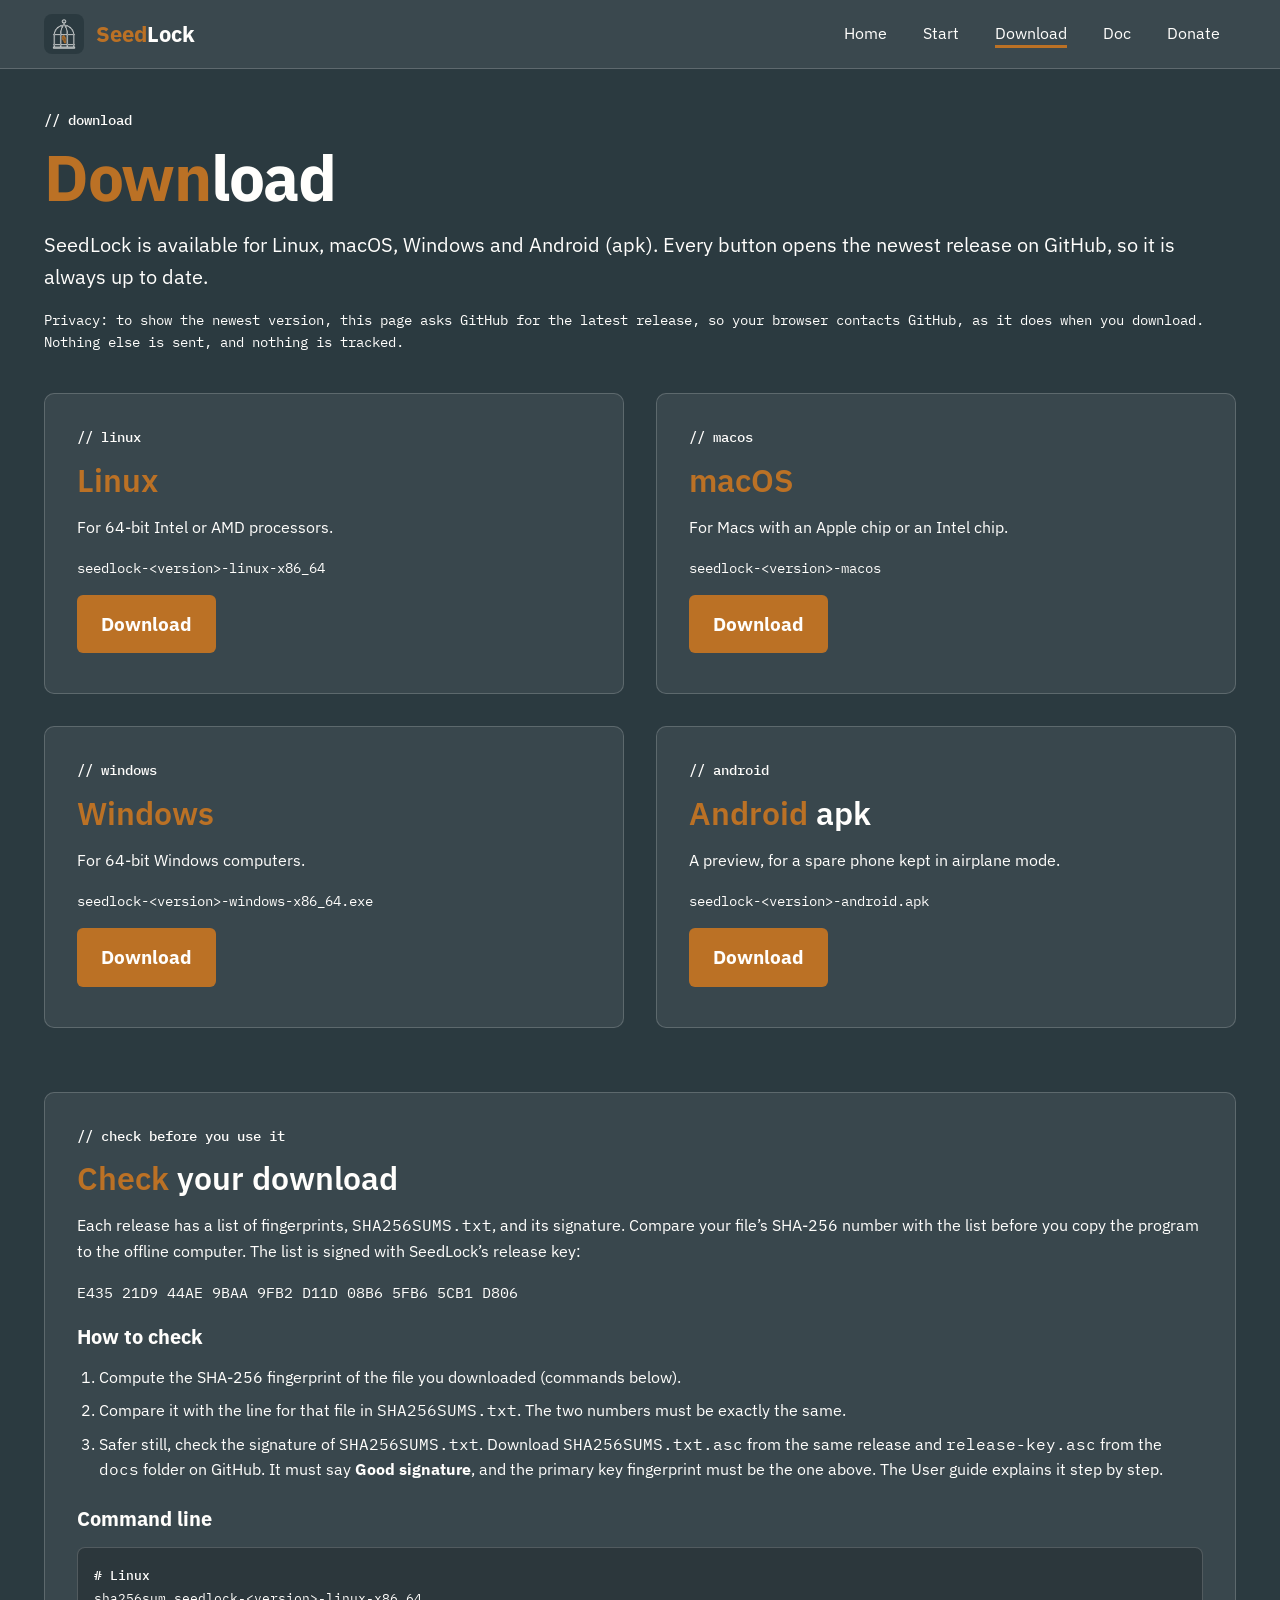
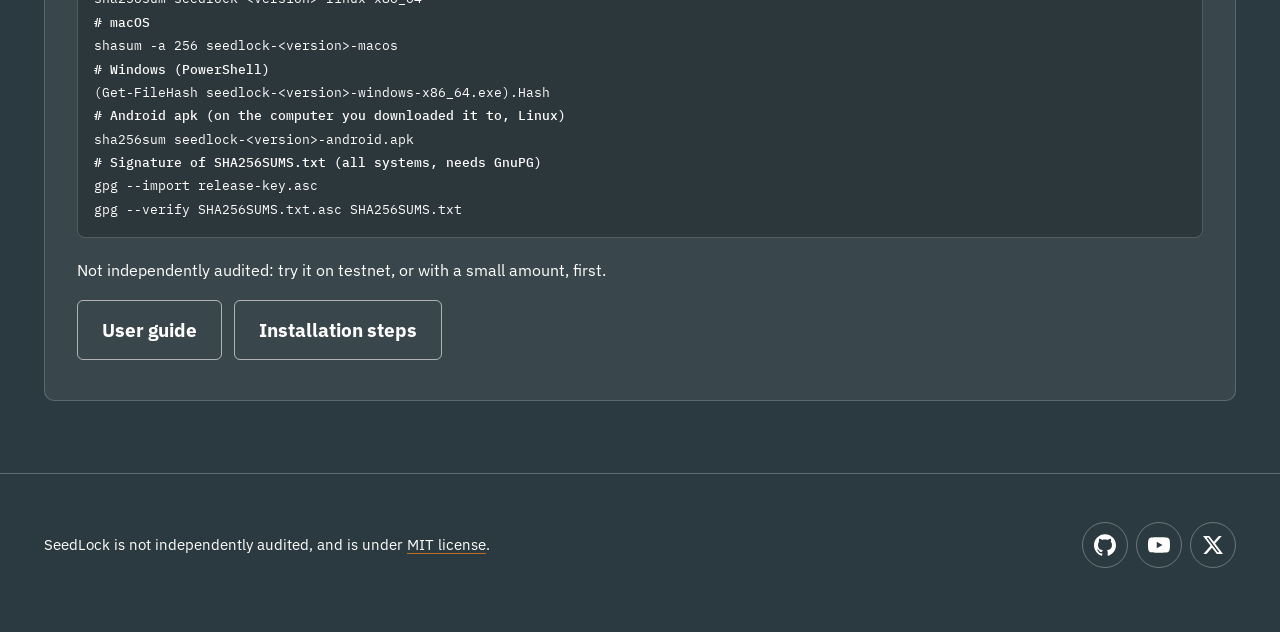
<file: download.html>
<!doctype html>
<html lang="en">
<head>
<meta charset="utf-8">
<meta name="viewport" content="width=device-width, initial-scale=1, viewport-fit=cover">
<title>SeedLock – Download</title>
<meta name="description" content="Download SeedLock for Linux, macOS, Windows and Android.">
<meta name="theme-color" content="#2b3a40">
<link rel="icon" href="/favicon.ico" sizes="48x48">
<link rel="icon" type="image/png" href="/assets/favicon-48.png" sizes="48x48">
<link rel="icon" type="image/png" href="/assets/favicon-192.png" sizes="192x192">
<link rel="apple-touch-icon" href="/assets/apple-touch-icon.png">
<meta property="og:type" content="website">
<meta property="og:site_name" content="SeedLock">
<meta property="og:title" content="SeedLock – Download">
<meta property="og:description" content="Download SeedLock for Linux, macOS, Windows and Android.">
<meta property="og:url" content="https://seedlock.no/download.html">
<meta property="og:image" content="https://seedlock.no/assets/seedlock-social-preview.png">
<meta name="twitter:card" content="summary_large_image">
<link rel="canonical" href="https://seedlock.no/download.html">
<link rel="stylesheet" href="style.css">
</head>
<body>
<div class="page">
<header class="nav"><div class="wrap">
<a class="brand" href="index.html"><img src="assets/seedlock-icon.png" alt="" style="width:40px;height:40px;border-radius:8px"><span><b>Seed</b>Lock</span></a>
<nav class="menu" aria-label="Main">
<a href="index.html">Home</a><a href="start.html">Start</a><a class="on" href="download.html">Download</a><a href="doc.html">Doc</a><a href="donate.html">Donate</a>
</nav>
</div></header>

<main class="wrap" id="download-page">
<section class="row tight" style="padding-bottom:0">
<div>
<span class="tag">// download</span>
<h1 style="font-size:clamp(40px,6vw,64px)"><span class="accent">Down</span>load</h1>
<p class="lead">SeedLock is available for Linux, macOS, Windows and Android (apk). Every button opens the newest release on GitHub, so it is always up to date.</p>
<p class="mono" id="release-info" style="font-size:14px"></p>
<p class="mono" style="font-size:14px">Privacy: to show the newest version, this page asks GitHub for the latest release, so your browser contacts GitHub, as it does when you download. Nothing else is sent, and nothing is tracked.</p>
</div>
</section>
<section style="padding:24px 0 24px">
<div style="display:flex;flex-wrap:wrap;gap:32px">
<div class="card" style="flex:1 1 440px;min-width:0">
<span class="tag">// linux</span>
<h2><span class="accent">Linux</span></h2>
<p>For 64-bit Intel or AMD processors.</p>
<p class="mono" style="font-size:14px;overflow-wrap:anywhere">seedlock-&lt;version&gt;-linux-x86_64</p>
<a class="btn" href="https://github.com/Solo-in-Code/SeedLock/releases/latest" target="_blank" rel="noopener noreferrer">Download</a>
</div>
<div class="card" style="flex:1 1 440px;min-width:0">
<span class="tag">// macos</span>
<h2><span class="accent">macOS</span></h2>
<p>For Macs with an Apple chip or an Intel chip.</p>
<p class="mono" style="font-size:14px;overflow-wrap:anywhere">seedlock-&lt;version&gt;-macos</p>
<a class="btn" href="https://github.com/Solo-in-Code/SeedLock/releases/latest" target="_blank" rel="noopener noreferrer">Download</a>
</div>
<div class="card" style="flex:1 1 440px;min-width:0">
<span class="tag">// windows</span>
<h2><span class="accent">Windows</span></h2>
<p>For 64-bit Windows computers.</p>
<p class="mono" style="font-size:14px;overflow-wrap:anywhere">seedlock-&lt;version&gt;-windows-x86_64.exe</p>
<a class="btn" href="https://github.com/Solo-in-Code/SeedLock/releases/latest" target="_blank" rel="noopener noreferrer">Download</a>
</div>
<div class="card" style="flex:1 1 440px;min-width:0">
<span class="tag">// android</span>
<h2><span class="accent">Android</span> apk</h2>
<p>A preview, for a spare phone kept in airplane mode.</p>
<p class="mono" style="font-size:14px;overflow-wrap:anywhere">seedlock-&lt;version&gt;-android.apk</p>
<a class="btn" href="https://github.com/Solo-in-Code/SeedLock/releases/latest" target="_blank" rel="noopener noreferrer">Download</a>
</div>
</div>
</section>
<section class="row tight" style="padding-bottom:72px">
<div class="card" style="flex:1 1 100%">
<span class="tag">// check before you use it</span>
<h2><span class="accent">Check</span> your download</h2>
<p>Each release has a list of fingerprints, <span class="mono">SHA256SUMS.txt</span>, and its signature. Compare your file&rsquo;s SHA-256 number with the list before you copy the program to the offline computer. The list is signed with SeedLock&rsquo;s release key:</p>
<p class="mono" style="font-size:15px">E435 21D9 44AE 9BAA 9FB2 D11D 08B6 5FB6 5CB1 D806</p>
<h3 style="font-size:20px;margin:8px 0 12px">How to check</h3>
<ol style="margin:0 0 20px;padding-left:22px">
<li style="margin:0 0 8px">Compute the SHA-256 fingerprint of the file you downloaded (commands below).</li>
<li style="margin:0 0 8px">Compare it with the line for that file in <span class="mono">SHA256SUMS.txt</span>. The two numbers must be exactly the same.</li>
<li style="margin:0 0 8px">Safer still, check the signature of <span class="mono">SHA256SUMS.txt</span>. Download <span class="mono">SHA256SUMS.txt.asc</span> from the same release and <span class="mono">release-key.asc</span> from the <span class="mono">docs</span> folder on GitHub. It must say <b>Good signature</b>, and the primary key fingerprint must be the one above. The User guide explains it step by step.</li>
</ol>
<h3 style="font-size:20px;margin:8px 0 12px">Command line</h3>
<div class="mono" style="background:rgba(0,0,0,.22);border:1px solid rgba(255,254,252,.18);border-radius:8px;padding:16px;margin:0 0 20px;font-size:13px;line-height:1.8;overflow-x:auto;white-space:pre;color:#fffefc"><span style="color:#fffefc;font-weight:500"># Linux</span>
sha256sum seedlock-&lt;version&gt;-linux-x86_64
<span style="color:#fffefc;font-weight:500"># macOS</span>
shasum -a 256 seedlock-&lt;version&gt;-macos
<span style="color:#fffefc;font-weight:500"># Windows (PowerShell)</span>
(Get-FileHash seedlock-&lt;version&gt;-windows-x86_64.exe).Hash
<span style="color:#fffefc;font-weight:500"># Android apk (on the computer you downloaded it to, Linux)</span>
sha256sum seedlock-&lt;version&gt;-android.apk
<span style="color:#fffefc;font-weight:500"># Signature of SHA256SUMS.txt (all systems, needs GnuPG)</span>
gpg --import release-key.asc
gpg --verify SHA256SUMS.txt.asc SHA256SUMS.txt</div>
<p>Not independently audited: try it on testnet, or with a small amount, first.</p>
<a class="btn alt" href="https://github.com/Solo-in-Code/SeedLock/blob/main/docs/GUIDE.md" target="_blank" rel="noopener noreferrer">User guide</a><a class="btn alt" href="start.html">Installation steps</a>
</div>
</section>
</main>

<footer class="small" id="source"><div class="wrap" style="display:flex;flex-wrap:wrap;align-items:center;justify-content:space-between;gap:24px">
<p style="margin:0;font-size:15px;color:#fffefc">SeedLock is not independently audited, and is under <a href="https://github.com/Solo-in-Code/SeedLock/blob/main/LICENSE" target="_blank" rel="noopener noreferrer" style="color:#fffefc;text-decoration:underline;text-decoration-color:#bb7125;text-underline-offset:3px">MIT license</a>.</p>
<div style="display:flex;gap:8px">
<a href="https://github.com/Solo-in-Code/SeedLock" target="_blank" rel="noopener noreferrer" aria-label="GitHub" style="display:flex;align-items:center;justify-content:center;width:44px;height:44px;color:#fffefc;border:1px solid rgba(255,254,252,.3);border-radius:50%"><svg width="22" height="22" viewBox="0 0 24 24" fill="currentColor" aria-hidden="true"><path d="M12 .297c-6.63 0-12 5.373-12 12 0 5.303 3.438 9.8 8.205 11.385.6.113.82-.258.82-.577 0-.285-.01-1.04-.015-2.04-3.338.724-4.042-1.61-4.042-1.61C4.422 18.07 3.633 17.7 3.633 17.7c-1.087-.744.084-.729.084-.729 1.205.084 1.838 1.236 1.838 1.236 1.07 1.835 2.809 1.305 3.495.998.108-.776.417-1.305.76-1.605-2.665-.3-5.466-1.332-5.466-5.93 0-1.31.465-2.38 1.235-3.22-.135-.303-.54-1.523.105-3.176 0 0 1.005-.322 3.3 1.23.96-.267 1.98-.399 3-.405 1.02.006 2.04.138 3 .405 2.28-1.552 3.285-1.23 3.285-1.23.645 1.653.24 2.873.12 3.176.765.84 1.23 1.91 1.23 3.22 0 4.61-2.805 5.625-5.475 5.92.42.36.81 1.096.81 2.22 0 1.606-.015 2.896-.015 3.286 0 .315.21.69.825.57C20.565 22.092 24 17.592 24 12.297c0-6.627-5.373-12-12-12"></path></svg></a>
<a href="https://www.youtube.com/@seedlock-channel" target="_blank" rel="noopener noreferrer" aria-label="YouTube" style="display:flex;align-items:center;justify-content:center;width:44px;height:44px;color:#fffefc;border:1px solid rgba(255,254,252,.3);border-radius:50%"><svg width="22" height="22" viewBox="0 0 24 24" fill="currentColor" aria-hidden="true"><path d="M23.498 6.186a3.016 3.016 0 0 0-2.122-2.136C19.505 3.545 12 3.545 12 3.545s-7.505 0-9.377.505A3.017 3.017 0 0 0 .502 6.186C0 8.07 0 12 0 12s0 3.93.502 5.814a3.016 3.016 0 0 0 2.122 2.136c1.871.505 9.376.505 9.376.505s7.505 0 9.377-.505a3.015 3.015 0 0 0 2.122-2.136C24 15.93 24 12 24 12s0-3.93-.502-5.814zM9.545 15.568V8.432L15.818 12l-6.273 3.568z"></path></svg></a>
<a href="https://x.com/Seedlock_" target="_blank" rel="noopener noreferrer" aria-label="X (formerly Twitter)" style="display:flex;align-items:center;justify-content:center;width:44px;height:44px;color:#fffefc;border:1px solid rgba(255,254,252,.3);border-radius:50%"><svg width="20" height="20" viewBox="0 0 24 24" fill="currentColor" aria-hidden="true"><path d="M18.901 1.153h3.68l-8.04 9.19L24 22.846h-7.406l-5.8-7.584-6.638 7.584H.474l8.6-9.83L0 1.154h7.594l5.243 6.932ZM17.61 20.644h2.039L6.486 3.24H4.298Z"></path></svg></a>
</div>
</div></footer>
</div>
<script src="assets/release.js" defer></script>
</body>
</html>
</file>
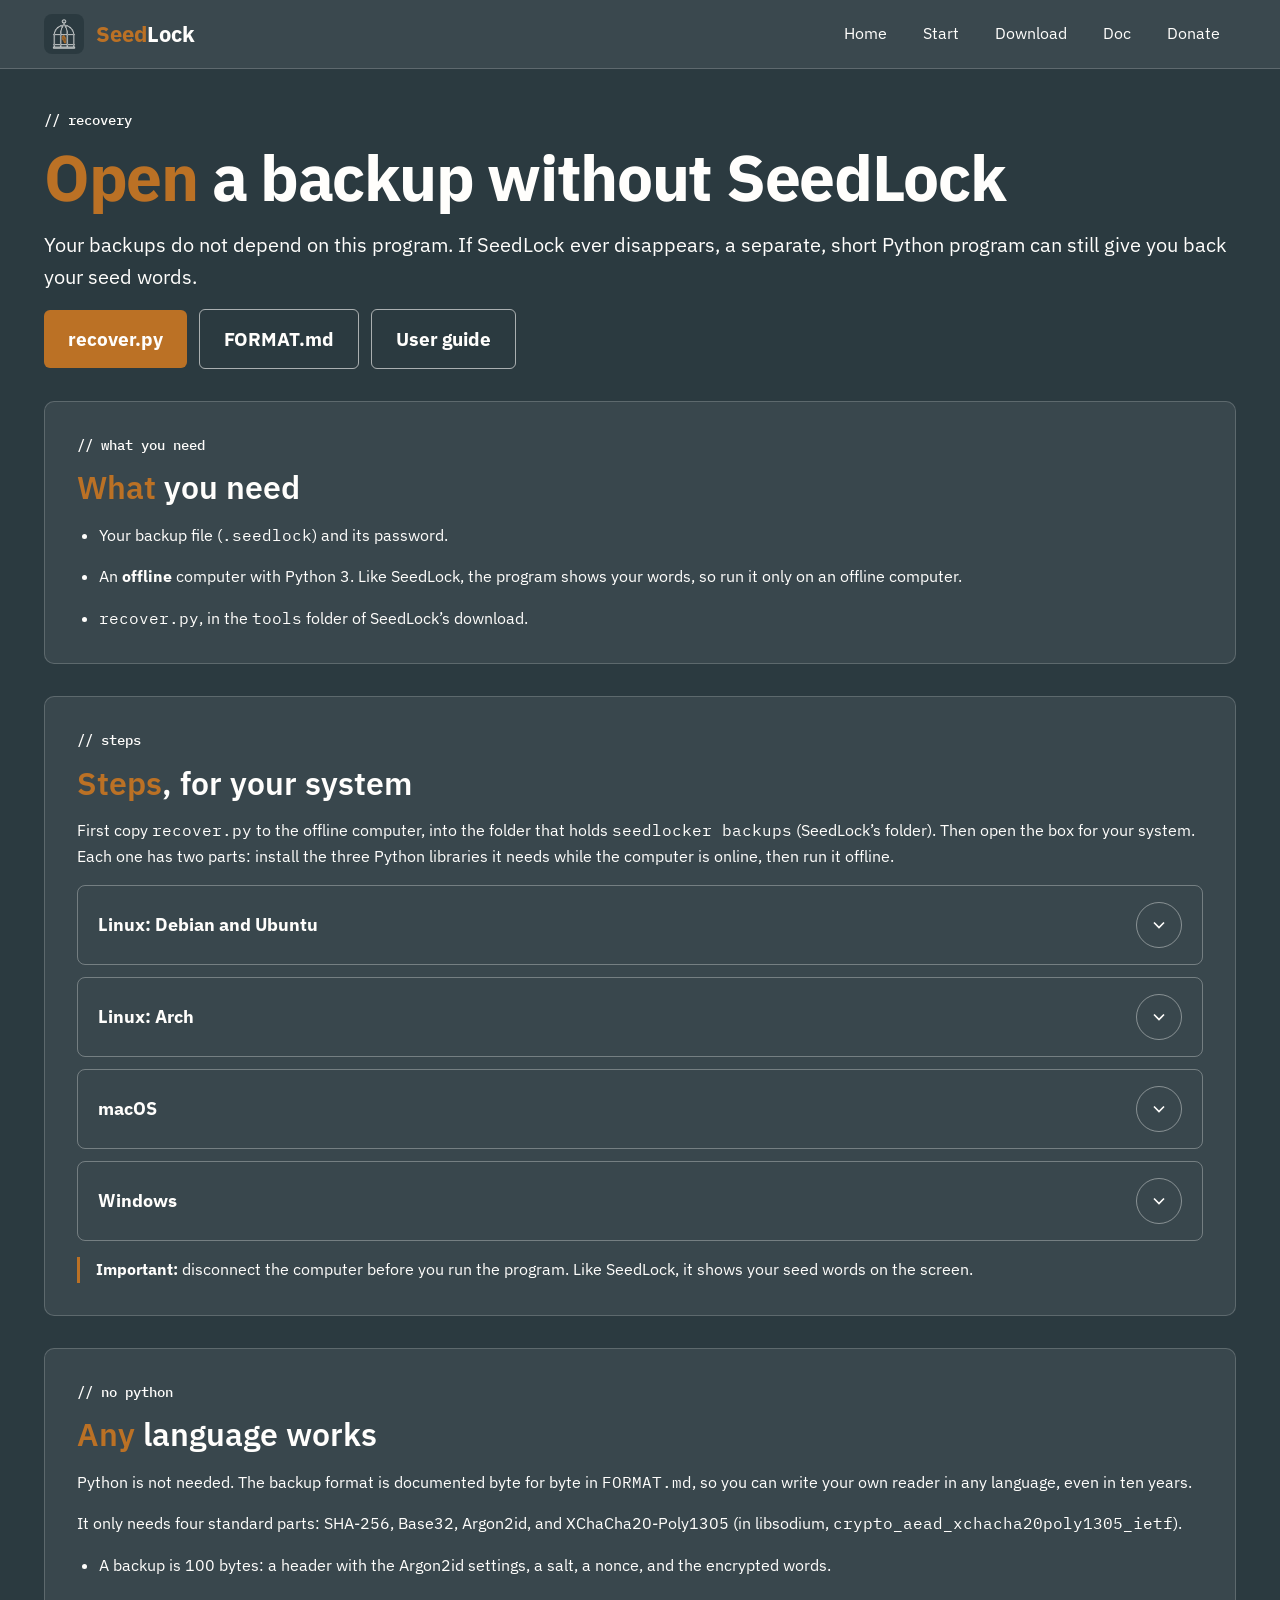
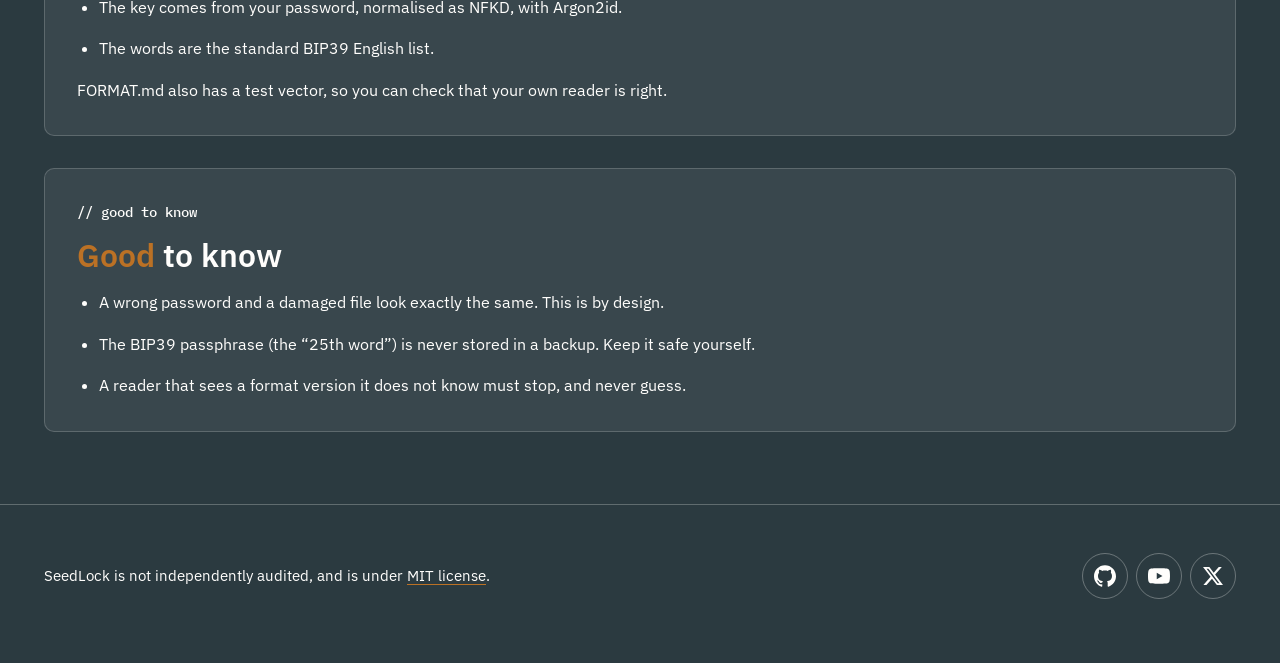
<file: recover.html>
<!doctype html>
<html lang="en">
<head>
<meta charset="utf-8">
<meta name="viewport" content="width=device-width, initial-scale=1, viewport-fit=cover">
<title>SeedLock – Open a backup without SeedLock</title>
<meta name="description" content="How to get your seed words back from a SeedLock backup with the separate recover.py program, or with your own code.">
<meta name="theme-color" content="#2b3a40">
<link rel="icon" href="/favicon.ico" sizes="48x48">
<link rel="icon" type="image/png" href="/assets/favicon-48.png" sizes="48x48">
<link rel="icon" type="image/png" href="/assets/favicon-192.png" sizes="192x192">
<link rel="apple-touch-icon" href="/assets/apple-touch-icon.png">
<meta property="og:type" content="website">
<meta property="og:site_name" content="SeedLock">
<meta property="og:title" content="SeedLock – Open a backup without SeedLock">
<meta property="og:description" content="How to get your seed words back from a SeedLock backup with the separate recover.py program, or with your own code.">
<meta property="og:url" content="https://seedlock.no/recover.html">
<meta property="og:image" content="https://seedlock.no/assets/seedlock-social-preview.png">
<meta name="twitter:card" content="summary_large_image">
<link rel="canonical" href="https://seedlock.no/recover.html">
<link rel="stylesheet" href="style.css">
</head>
<body>
<div class="page">
<header class="nav"><div class="wrap">
<a class="brand" href="index.html"><img src="assets/seedlock-icon.png" alt="" style="width:40px;height:40px;border-radius:8px"><span><b>Seed</b>Lock</span></a>
<nav class="menu" aria-label="Main">
<a href="index.html">Home</a><a href="start.html">Start</a><a href="download.html">Download</a><a href="doc.html">Doc</a><a href="donate.html">Donate</a>
</nav>
</div></header>

<main class="wrap" id="recover-page">
<section class="row tight" style="padding-bottom:24px">
<div>
<span class="tag">// recovery</span>
<h1 style="font-size:clamp(40px,6vw,64px)"><span class="accent">Open</span> a backup without SeedLock</h1>
<p class="lead">Your backups do not depend on this program. If SeedLock ever disappears, a separate, short Python program can still give you back your seed words.</p>
<a class="btn" href="https://github.com/Solo-in-Code/SeedLock/blob/main/tools/recover.py" target="_blank" rel="noopener noreferrer">recover.py</a><a class="btn alt" href="https://github.com/Solo-in-Code/SeedLock/blob/main/docs/FORMAT.md" target="_blank" rel="noopener noreferrer">FORMAT.md</a><a class="btn alt" href="https://github.com/Solo-in-Code/SeedLock/blob/main/docs/GUIDE.md#opening-a-backup-without-seedlock" target="_blank" rel="noopener noreferrer">User guide</a>
</div>
</section>
<section style="padding:0 0 32px">
<div class="card">
<span class="tag">// what you need</span>
<h2><span class="accent">What</span> you need</h2>
<ul style="margin:0;padding-left:22px">
<li style="margin:0 0 16px;color:#fffefc">Your backup file (<span class="mono">.seedlock</span>) and its password.</li>
<li style="margin:0 0 16px;color:#fffefc">An <b>offline</b> computer with Python 3. Like SeedLock, the program shows your words, so run it only on an offline computer.</li>
<li style="margin:0;color:#fffefc"><span class="mono">recover.py</span>, in the <span class="mono">tools</span> folder of SeedLock&rsquo;s download.</li>
</ul>
</div>
</section>
<section style="padding:0 0 32px">
<div class="card">
<span class="tag">// steps</span>
<h2><span class="accent">Steps</span>, for your system</h2>
<p>First copy <span class="mono">recover.py</span> to the offline computer, into the folder that holds <span class="mono">seedlocker backups</span> (SeedLock&rsquo;s folder). Then open the box for your system. Each one has two parts: install the three Python libraries it needs while the computer is online, then run it offline.</p>
<details class="dd" style="border:1px solid rgba(255,254,252,.3);border-radius:8px;padding:16px 20px;margin-bottom:12px">
<summary><b style="font-size:18px">Linux: Debian and Ubuntu</b><span style="display:flex;align-items:center;justify-content:center;flex:none;width:44px;height:44px;border:1px solid rgba(255,254,252,.4);border-radius:50%"><svg class="chev" width="20" height="20" viewBox="0 0 24 24" fill="none" stroke="#fffefc" stroke-width="2" aria-hidden="true"><path d="M6 9l6 6 6-6"/></svg></span></summary>
<div style="padding-top:16px">
<p>Recent Debian and Ubuntu systems do not let pip change the system&rsquo;s Python, so you make a separate one in the folder.</p>
<p style="margin:0 0 8px"><b>1. While the computer is still online</b>, in a terminal in that folder:</p>
<div class="mono" style="background:rgba(0,0,0,.22);border:1px solid rgba(255,254,252,.18);border-radius:8px;padding:16px;margin:0 0 16px;font-size:13px;line-height:1.8;overflow-x:auto;white-space:pre;color:#fffefc">sudo apt install python3 python3-venv
python3 -m venv recover-env
recover-env/bin/pip install argon2-cffi pynacl mnemonic</div>
<p style="margin:0 0 8px"><b>2. Disconnect the computer</b>, then type:</p>
<div class="mono" style="background:rgba(0,0,0,.22);border:1px solid rgba(255,254,252,.18);border-radius:8px;padding:16px;margin:0 0 16px;font-size:13px;line-height:1.8;overflow-x:auto;white-space:pre;color:#fffefc">recover-env/bin/python3 recover.py "seedlocker backups/my wallet.seedlock"</div>
<p style="margin:0 0 8px">It asks for the password and prints the words.</p>
<p style="margin:0 0 8px">Optional: check that the program itself works, with a known test:</p>
<div class="mono" style="background:rgba(0,0,0,.22);border:1px solid rgba(255,254,252,.18);border-radius:8px;padding:16px;margin:0 0 16px;font-size:13px;line-height:1.8;overflow-x:auto;white-space:pre;color:#fffefc">recover-env/bin/python3 recover.py --selftest</div>
</div>
</details>
<details class="dd" style="border:1px solid rgba(255,254,252,.3);border-radius:8px;padding:16px 20px;margin-bottom:12px">
<summary><b style="font-size:18px">Linux: Arch</b><span style="display:flex;align-items:center;justify-content:center;flex:none;width:44px;height:44px;border:1px solid rgba(255,254,252,.4);border-radius:50%"><svg class="chev" width="20" height="20" viewBox="0 0 24 24" fill="none" stroke="#fffefc" stroke-width="2" aria-hidden="true"><path d="M6 9l6 6 6-6"/></svg></span></summary>
<div style="padding-top:16px">
<p>Arch also protects its system Python, so use a separate one in the folder here too.</p>
<p style="margin:0 0 8px"><b>1. While the computer is still online</b>, in a terminal in that folder:</p>
<div class="mono" style="background:rgba(0,0,0,.22);border:1px solid rgba(255,254,252,.18);border-radius:8px;padding:16px;margin:0 0 16px;font-size:13px;line-height:1.8;overflow-x:auto;white-space:pre;color:#fffefc">sudo pacman -S python
python -m venv recover-env
recover-env/bin/pip install argon2-cffi pynacl mnemonic</div>
<p style="margin:0 0 8px"><b>2. Disconnect the computer</b>, then type:</p>
<div class="mono" style="background:rgba(0,0,0,.22);border:1px solid rgba(255,254,252,.18);border-radius:8px;padding:16px;margin:0 0 16px;font-size:13px;line-height:1.8;overflow-x:auto;white-space:pre;color:#fffefc">recover-env/bin/python recover.py "seedlocker backups/my wallet.seedlock"</div>
<p style="margin:0 0 8px">It asks for the password and prints the words.</p>
<p style="margin:0 0 8px">Optional: check that the program itself works, with a known test:</p>
<div class="mono" style="background:rgba(0,0,0,.22);border:1px solid rgba(255,254,252,.18);border-radius:8px;padding:16px;margin:0 0 16px;font-size:13px;line-height:1.8;overflow-x:auto;white-space:pre;color:#fffefc">recover-env/bin/python recover.py --selftest</div>
</div>
</details>
<details class="dd" style="border:1px solid rgba(255,254,252,.3);border-radius:8px;padding:16px 20px;margin-bottom:12px">
<summary><b style="font-size:18px">macOS</b><span style="display:flex;align-items:center;justify-content:center;flex:none;width:44px;height:44px;border:1px solid rgba(255,254,252,.4);border-radius:50%"><svg class="chev" width="20" height="20" viewBox="0 0 24 24" fill="none" stroke="#fffefc" stroke-width="2" aria-hidden="true"><path d="M6 9l6 6 6-6"/></svg></span></summary>
<div style="padding-top:16px">
<p>Open Terminal. Type <span class="mono">python3 --version</span>. If Python 3 is missing, macOS offers to install it with the Command Line Tools, or you can install it from python.org.</p>
<p style="margin:0 0 8px"><b>1. While the computer is still online</b>, in a terminal in that folder:</p>
<div class="mono" style="background:rgba(0,0,0,.22);border:1px solid rgba(255,254,252,.18);border-radius:8px;padding:16px;margin:0 0 16px;font-size:13px;line-height:1.8;overflow-x:auto;white-space:pre;color:#fffefc">python3 -m venv recover-env
recover-env/bin/pip install argon2-cffi pynacl mnemonic</div>
<p style="margin:0 0 8px"><b>2. Disconnect the computer</b>, then type:</p>
<div class="mono" style="background:rgba(0,0,0,.22);border:1px solid rgba(255,254,252,.18);border-radius:8px;padding:16px;margin:0 0 16px;font-size:13px;line-height:1.8;overflow-x:auto;white-space:pre;color:#fffefc">recover-env/bin/python3 recover.py "seedlocker backups/my wallet.seedlock"</div>
<p style="margin:0 0 8px">It asks for the password and prints the words.</p>
<p style="margin:0 0 8px">Optional: check that the program itself works, with a known test:</p>
<div class="mono" style="background:rgba(0,0,0,.22);border:1px solid rgba(255,254,252,.18);border-radius:8px;padding:16px;margin:0 0 16px;font-size:13px;line-height:1.8;overflow-x:auto;white-space:pre;color:#fffefc">recover-env/bin/python3 recover.py --selftest</div>
</div>
</details>
<details class="dd" style="border:1px solid rgba(255,254,252,.3);border-radius:8px;padding:16px 20px;margin-bottom:12px">
<summary><b style="font-size:18px">Windows</b><span style="display:flex;align-items:center;justify-content:center;flex:none;width:44px;height:44px;border:1px solid rgba(255,254,252,.4);border-radius:50%"><svg class="chev" width="20" height="20" viewBox="0 0 24 24" fill="none" stroke="#fffefc" stroke-width="2" aria-hidden="true"><path d="M6 9l6 6 6-6"/></svg></span></summary>
<div style="padding-top:16px">
<p>Install Python 3 from python.org while the computer is still online, and keep the <b>py launcher</b> option ticked. Then open PowerShell in the folder: in File Explorer, open the folder, click the address bar, type <span class="mono">powershell</span> and press Enter.</p>
<p style="margin:0 0 8px"><b>1. While the computer is still online:</b></p>
<div class="mono" style="background:rgba(0,0,0,.22);border:1px solid rgba(255,254,252,.18);border-radius:8px;padding:16px;margin:0 0 16px;font-size:13px;line-height:1.8;overflow-x:auto;white-space:pre;color:#fffefc">py -m pip install argon2-cffi pynacl mnemonic</div>
<p style="margin:0 0 8px"><b>2. Disconnect the computer</b>, then type:</p>
<div class="mono" style="background:rgba(0,0,0,.22);border:1px solid rgba(255,254,252,.18);border-radius:8px;padding:16px;margin:0 0 16px;font-size:13px;line-height:1.8;overflow-x:auto;white-space:pre;color:#fffefc">py recover.py "seedlocker backups\my wallet.seedlock"</div>
<p style="margin:0 0 8px">It asks for the password and prints the words.</p>
<p style="margin:0 0 8px">Optional: check that the program itself works, with a known test:</p>
<div class="mono" style="background:rgba(0,0,0,.22);border:1px solid rgba(255,254,252,.18);border-radius:8px;padding:16px;margin:0 0 16px;font-size:13px;line-height:1.8;overflow-x:auto;white-space:pre;color:#fffefc">py recover.py --selftest</div>
</div>
</details>
<p style="border-left:3px solid #bb7125;padding-left:16px;margin:16px 0 0"><b>Important:</b> disconnect the computer before you run the program. Like SeedLock, it shows your seed words on the screen.</p>
</div>
</section>
<section style="padding:0 0 32px">
<div class="card">
<span class="tag">// no python</span>
<h2><span class="accent">Any</span> language works</h2>
<p>Python is not needed. The backup format is documented byte for byte in <span class="mono">FORMAT.md</span>, so you can write your own reader in any language, even in ten years.</p>
<p>It only needs four standard parts: SHA-256, Base32, Argon2id, and XChaCha20-Poly1305 (in libsodium, <span class="mono">crypto_aead_xchacha20poly1305_ietf</span>).</p>
<ul style="margin:0 0 16px;padding-left:22px">
<li style="margin:0 0 16px;color:#fffefc">A backup is 100 bytes: a header with the Argon2id settings, a salt, a nonce, and the encrypted words.</li>
<li style="margin:0 0 16px;color:#fffefc">The key comes from your password, normalised as NFKD, with Argon2id.</li>
<li style="margin:0;color:#fffefc">The words are the standard BIP39 English list.</li>
</ul>
<p style="margin:0">FORMAT.md also has a test vector, so you can check that your own reader is right.</p>
</div>
</section>
<section style="padding:0 0 32px">
<div class="card">
<span class="tag">// good to know</span>
<h2><span class="accent">Good</span> to know</h2>
<ul style="margin:0;padding-left:22px">
<li style="margin:0 0 16px;color:#fffefc">A wrong password and a damaged file look exactly the same. This is by design.</li>
<li style="margin:0 0 16px;color:#fffefc">The BIP39 passphrase (the &ldquo;25th word&rdquo;) is never stored in a backup. Keep it safe yourself.</li>
<li style="margin:0;color:#fffefc">A reader that sees a format version it does not know must stop, and never guess.</li>
</ul>
</div>
</section>
<div style="height:40px"></div>
</main>

<footer class="small" id="source"><div class="wrap" style="display:flex;flex-wrap:wrap;align-items:center;justify-content:space-between;gap:24px">
<p style="margin:0;font-size:15px;color:#fffefc">SeedLock is not independently audited, and is under <a href="https://github.com/Solo-in-Code/SeedLock/blob/main/LICENSE" target="_blank" rel="noopener noreferrer" style="color:#fffefc;text-decoration:underline;text-decoration-color:#bb7125;text-underline-offset:3px">MIT license</a>.</p>
<div style="display:flex;gap:8px">
<a href="https://github.com/Solo-in-Code/SeedLock" target="_blank" rel="noopener noreferrer" aria-label="GitHub" style="display:flex;align-items:center;justify-content:center;width:44px;height:44px;color:#fffefc;border:1px solid rgba(255,254,252,.3);border-radius:50%"><svg width="22" height="22" viewBox="0 0 24 24" fill="currentColor" aria-hidden="true"><path d="M12 .297c-6.63 0-12 5.373-12 12 0 5.303 3.438 9.8 8.205 11.385.6.113.82-.258.82-.577 0-.285-.01-1.04-.015-2.04-3.338.724-4.042-1.61-4.042-1.61C4.422 18.07 3.633 17.7 3.633 17.7c-1.087-.744.084-.729.084-.729 1.205.084 1.838 1.236 1.838 1.236 1.07 1.835 2.809 1.305 3.495.998.108-.776.417-1.305.76-1.605-2.665-.3-5.466-1.332-5.466-5.93 0-1.31.465-2.38 1.235-3.22-.135-.303-.54-1.523.105-3.176 0 0 1.005-.322 3.3 1.23.96-.267 1.98-.399 3-.405 1.02.006 2.04.138 3 .405 2.28-1.552 3.285-1.23 3.285-1.23.645 1.653.24 2.873.12 3.176.765.84 1.23 1.91 1.23 3.22 0 4.61-2.805 5.625-5.475 5.92.42.36.81 1.096.81 2.22 0 1.606-.015 2.896-.015 3.286 0 .315.21.69.825.57C20.565 22.092 24 17.592 24 12.297c0-6.627-5.373-12-12-12"></path></svg></a>
<a href="https://www.youtube.com/@seedlock-channel" target="_blank" rel="noopener noreferrer" aria-label="YouTube" style="display:flex;align-items:center;justify-content:center;width:44px;height:44px;color:#fffefc;border:1px solid rgba(255,254,252,.3);border-radius:50%"><svg width="22" height="22" viewBox="0 0 24 24" fill="currentColor" aria-hidden="true"><path d="M23.498 6.186a3.016 3.016 0 0 0-2.122-2.136C19.505 3.545 12 3.545 12 3.545s-7.505 0-9.377.505A3.017 3.017 0 0 0 .502 6.186C0 8.07 0 12 0 12s0 3.93.502 5.814a3.016 3.016 0 0 0 2.122 2.136c1.871.505 9.376.505 9.376.505s7.505 0 9.377-.505a3.015 3.015 0 0 0 2.122-2.136C24 15.93 24 12 24 12s0-3.93-.502-5.814zM9.545 15.568V8.432L15.818 12l-6.273 3.568z"></path></svg></a>
<a href="https://x.com/Seedlock_" target="_blank" rel="noopener noreferrer" aria-label="X (formerly Twitter)" style="display:flex;align-items:center;justify-content:center;width:44px;height:44px;color:#fffefc;border:1px solid rgba(255,254,252,.3);border-radius:50%"><svg width="20" height="20" viewBox="0 0 24 24" fill="currentColor" aria-hidden="true"><path d="M18.901 1.153h3.68l-8.04 9.19L24 22.846h-7.406l-5.8-7.584-6.638 7.584H.474l8.6-9.83L0 1.154h7.594l5.243 6.932ZM17.61 20.644h2.039L6.486 3.24H4.298Z"></path></svg></a>
</div>
</div></footer>
</div>

</body>
</html>
</file>
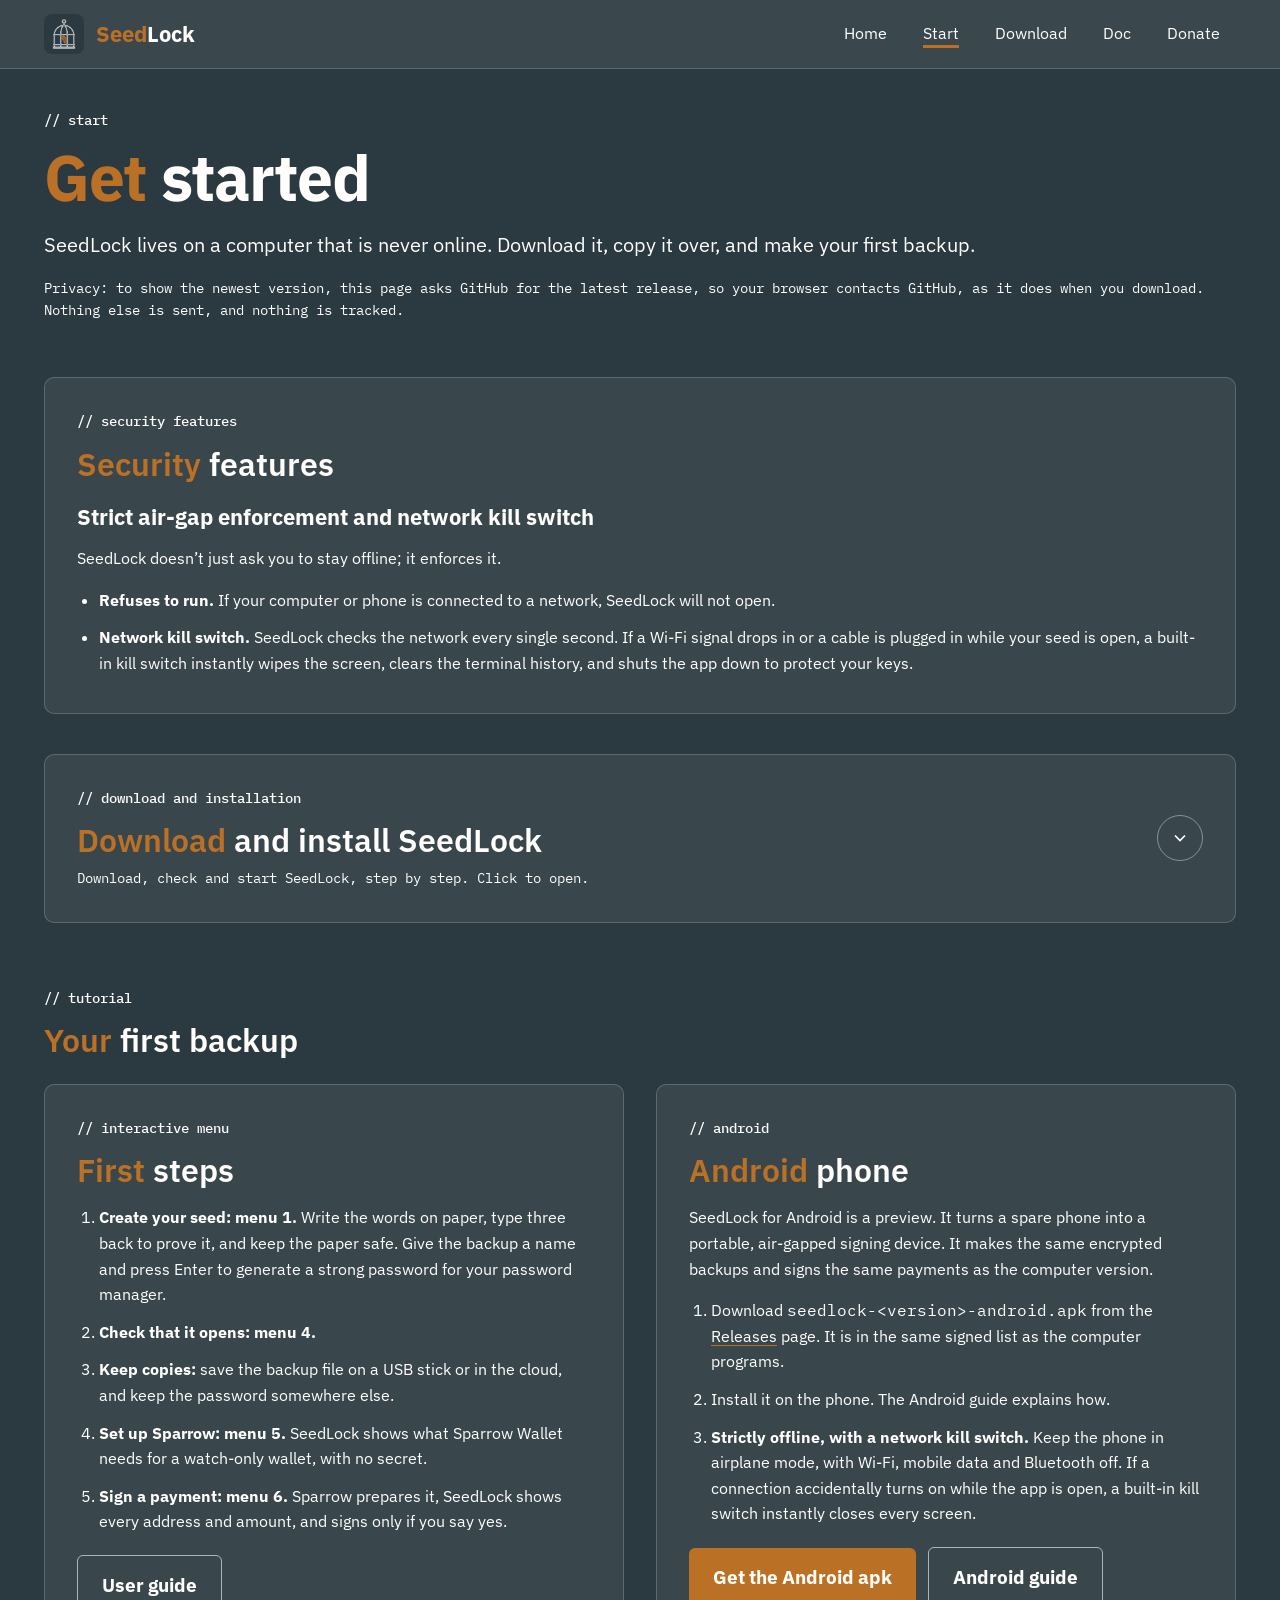
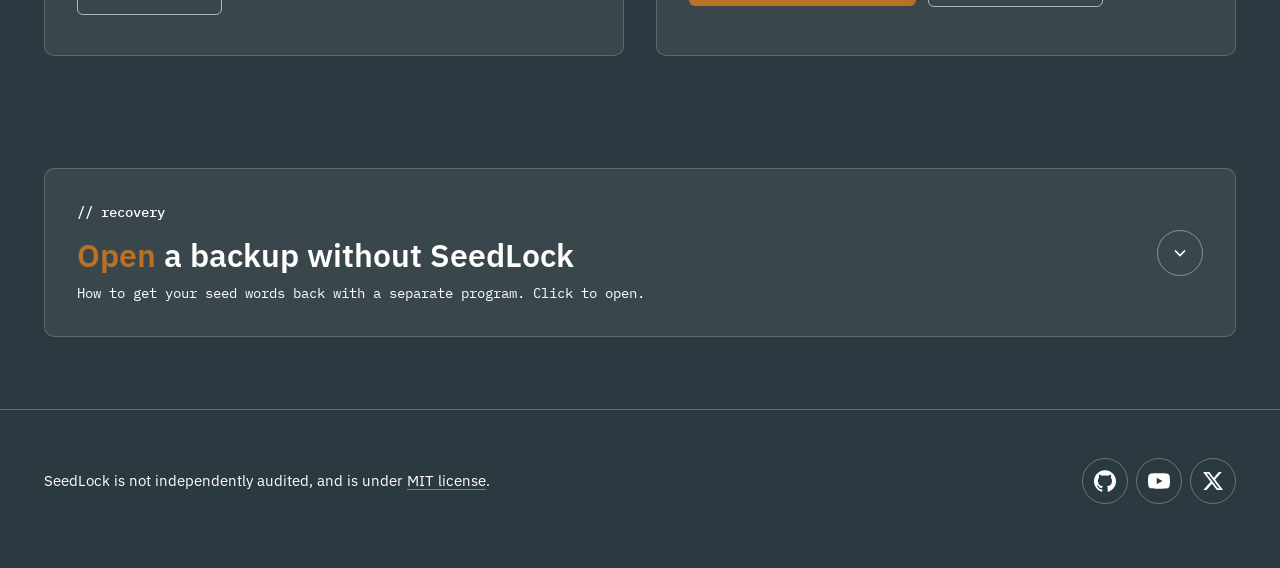
<file: start.html>
<!doctype html>
<html lang="en">
<head>
<meta charset="utf-8">
<meta name="viewport" content="width=device-width, initial-scale=1, viewport-fit=cover">
<title>SeedLock – Get started</title>
<meta name="description" content="How to download, check and install SeedLock, and make your first backup.">
<meta name="theme-color" content="#2b3a40">
<link rel="icon" href="/favicon.ico" sizes="48x48">
<link rel="icon" type="image/png" href="/assets/favicon-48.png" sizes="48x48">
<link rel="icon" type="image/png" href="/assets/favicon-192.png" sizes="192x192">
<link rel="apple-touch-icon" href="/assets/apple-touch-icon.png">
<meta property="og:type" content="website">
<meta property="og:site_name" content="SeedLock">
<meta property="og:title" content="SeedLock – Get started">
<meta property="og:description" content="How to download, check and install SeedLock, and make your first backup.">
<meta property="og:url" content="https://seedlock.no/start.html">
<meta property="og:image" content="https://seedlock.no/assets/seedlock-social-preview.png">
<meta name="twitter:card" content="summary_large_image">
<link rel="canonical" href="https://seedlock.no/start.html">
<link rel="stylesheet" href="style.css">
</head>
<body>
<div class="page">
<header class="nav"><div class="wrap">
<a class="brand" href="index.html"><img src="assets/seedlock-icon.png" alt="" style="width:40px;height:40px;border-radius:8px"><span><b>Seed</b>Lock</span></a>
<nav class="menu" aria-label="Main">
<a href="index.html">Home</a><a class="on" href="start.html">Start</a><a href="download.html">Download</a><a href="doc.html">Doc</a><a href="donate.html">Donate</a>
</nav>
</div></header>

<main class="wrap" id="start-page">
<section class="row tight" style="padding-bottom:0">
<div>
<span class="tag">// start</span>
<h1 style="font-size:clamp(40px,6vw,64px)"><span class="accent">Get</span> started</h1>
<p class="lead">SeedLock lives on a computer that is never online. Download it, copy it over, and make your first backup.</p>
<p class="mono" style="font-size:14px">Privacy: to show the newest version, this page asks GitHub for the latest release, so your browser contacts GitHub, as it does when you download. Nothing else is sent, and nothing is tracked.</p>
</div>
</section>

<section class="row tight" id="security" style="align-items:flex-start;padding-bottom:0">
<div class="card" style="flex:1 1 100%">
<span class="tag">// security features</span>
<h2><span class="accent">Security</span> features</h2>
<h3 style="font-size:22px;margin:0 0 12px">Strict air-gap enforcement and network kill switch</h3>
<p>SeedLock doesn&rsquo;t just ask you to stay offline; it enforces it.</p>
<ul style="margin:0;padding-left:22px">
<li style="margin:0 0 12px;color:#fffefc"><b>Refuses to run.</b> If your computer or phone is connected to a network, SeedLock will not open.</li>
<li style="margin:0 0 4px;color:#fffefc"><b>Network kill switch.</b> SeedLock checks the network every single second. If a Wi-Fi signal drops in or a cable is plugged in while your seed is open, a built-in kill switch instantly wipes the screen, clears the terminal history, and shuts the app down to protect your keys.</li>
</ul>
</div>
</section>

<section class="row tight" id="download" style="align-items:flex-start">
<details class="card dd" style="flex:1 1 100%">
<summary>
<div>
<span class="tag">// download and installation</span>
<h2 style="margin:0"><span class="accent">Download</span> and install SeedLock</h2>
<p class="mono" style="margin:8px 0 0;font-size:14px">Download, check and start SeedLock, step by step. Click to open.</p>
</div>
<span style="display:flex;align-items:center;justify-content:center;flex:none;width:44px;height:44px;border:1px solid rgba(255,254,252,.4);border-radius:50%"><svg class="chev" width="20" height="20" viewBox="0 0 24 24" fill="none" stroke="#fffefc" stroke-width="2" aria-hidden="true"><path d="M6 9l6 6 6-6"/></svg></span>
</summary>
<div style="padding-top:20px">
<p>You use two computers. On your <b>online</b> computer you get the program. On the <b>offline</b> computer, which is never connected to a network, you run it. The offline computer needs only one file.</p>
<h3 style="font-size:22px;margin:32px 0 12px"><span class="accent">1. Download</span></h3>
<p>On the online computer, open the <a href="https://github.com/Solo-in-Code/SeedLock/releases" target="_blank" rel="noopener noreferrer" style="color:#fffefc;text-decoration:underline;text-decoration-color:#bb7125;text-underline-offset:3px">Releases page</a>. Under the newest release, download <span class="mono">SHA256SUMS.txt</span>, its signature (<span class="mono">SHA256SUMS.txt.asc</span>), the release key (<span class="mono">release-key.asc</span>, in the <span class="mono">docs</span> folder) and the program for your offline computer:</p>
<div style="margin-bottom:8px">
<div style="display:flex;flex-wrap:wrap;gap:2px 16px;padding:10px 0;border-top:1px solid rgba(255,254,252,.18)"><span style="flex:0 0 190px;color:#fffefc">Windows (64-bit)</span><span class="mono" style="font-size:14px;overflow-wrap:anywhere;color:#fffefc">seedlock-&lt;version&gt;-windows-x86_64.exe</span></div>
<div style="display:flex;flex-wrap:wrap;gap:2px 16px;padding:10px 0;border-top:1px solid rgba(255,254,252,.18)"><span style="flex:0 0 190px;color:#fffefc">Mac (Apple chip and Intel)</span><span class="mono" style="font-size:14px;overflow-wrap:anywhere;color:#fffefc">seedlock-&lt;version&gt;-macos</span></div>
<div style="display:flex;flex-wrap:wrap;gap:2px 16px;padding:10px 0;border-top:1px solid rgba(255,254,252,.18)"><span style="flex:0 0 190px;color:#fffefc">Linux (64-bit Intel or AMD)</span><span class="mono" style="font-size:14px;overflow-wrap:anywhere;color:#fffefc">seedlock-&lt;version&gt;-linux-x86_64</span></div>
<div style="display:flex;flex-wrap:wrap;gap:2px 16px;padding:10px 0;border-top:1px solid rgba(255,254,252,.18)"><span style="flex:0 0 190px;color:#fffefc">Android (preview)</span><span class="mono" style="font-size:14px;overflow-wrap:anywhere;color:#fffefc">seedlock-&lt;version&gt;-android.apk</span><span style="flex:1 1 100%;font-size:14px;color:#fffefc">For a spare phone kept in airplane mode.</span></div>
</div>
<h3 style="font-size:22px;margin:32px 0 12px"><span class="accent">2. Check</span>  the download (SHA-256 and GPG)</h3>
<p>Open a terminal (PowerShell on Windows) in your Downloads folder and compute the program&rsquo;s SHA-256 fingerprint:</p>
<div style="margin-bottom:16px">
<div style="display:flex;flex-wrap:wrap;gap:2px 16px;padding:10px 0;border-top:1px solid rgba(255,254,252,.18)"><span style="flex:0 0 190px;color:#fffefc">Windows</span><span class="mono" style="font-size:14px;overflow-wrap:anywhere;color:#fffefc">(Get-FileHash seedlock-&lt;version&gt;-windows-x86_64.exe).Hash</span></div>
<div style="display:flex;flex-wrap:wrap;gap:2px 16px;padding:10px 0;border-top:1px solid rgba(255,254,252,.18)"><span style="flex:0 0 190px;color:#fffefc">Mac</span><span class="mono" style="font-size:14px;overflow-wrap:anywhere;color:#fffefc">shasum -a 256 seedlock-&lt;version&gt;-macos</span></div>
<div style="display:flex;flex-wrap:wrap;gap:2px 16px;padding:10px 0;border-top:1px solid rgba(255,254,252,.18)"><span style="flex:0 0 190px;color:#fffefc">Linux</span><span class="mono" style="font-size:14px;overflow-wrap:anywhere;color:#fffefc">sha256sum seedlock-&lt;version&gt;-linux-x86_64</span></div>
</div>
<p>Compare the long number with the one next to the program&rsquo;s name in <span class="mono">SHA256SUMS.txt</span>. They must match exactly.</p>
<p>For the highest security, also check the GPG signature. It proves that the checksum list itself comes from the maintainer:</p>
<div class="mono" style="background:rgba(0,0,0,.22);border:1px solid rgba(255,254,252,.18);border-radius:8px;padding:16px;margin:0 0 16px;font-size:13px;line-height:1.8;overflow-x:auto;white-space:pre;color:#fffefc">gpg --import release-key.asc
gpg --verify SHA256SUMS.txt.asc SHA256SUMS.txt</div>
<p>It must say <b>Good signature</b> and show the release key fingerprint:</p>
<p class="mono" style="font-size:15px">E435 21D9 44AE 9BAA 9FB2 D11D 08B6 5FB6 5CB1 D806</p>
<h3 style="font-size:22px;margin:32px 0 12px"><span class="accent">Optional:</span> camera and QR window (ffmpeg)</h3>
<p><b>Do you need it?</b> No. SeedLock works without it: you can move transaction files on a USB stick. But if you want to scan Sparrow&rsquo;s QR codes with a webcam, and show SeedLock&rsquo;s QR codes in a pop-up window, you need the free program <span class="mono">ffmpeg</span>.</p>
<p style="border-left:3px solid #bb7125;padding-left:16px"><b>Important:</b> install or copy it to the offline computer <b>before</b> you disconnect that computer from the internet for good.</p>
<div style="margin-bottom:8px">
<div style="display:flex;flex-wrap:wrap;gap:2px 16px;padding:10px 0;border-top:1px solid rgba(255,254,252,.18)"><span style="flex:0 0 190px;color:#fffefc">Linux (Debian, Ubuntu)</span><span class="mono" style="font-size:14px;overflow-wrap:anywhere;color:#fffefc">sudo apt install ffmpeg</span></div>
<div style="display:flex;flex-wrap:wrap;gap:2px 16px;padding:10px 0;border-top:1px solid rgba(255,254,252,.18)"><span style="flex:0 0 190px;color:#fffefc">Linux (Arch)</span><span class="mono" style="font-size:14px;overflow-wrap:anywhere;color:#fffefc">sudo pacman -S ffmpeg</span></div>
<div style="display:flex;flex-wrap:wrap;gap:2px 16px;padding:10px 0;border-top:1px solid rgba(255,254,252,.18)"><span style="flex:0 0 190px;color:#fffefc">Mac</span><span class="mono" style="font-size:14px;overflow-wrap:anywhere;color:#fffefc">brew install ffmpeg</span><span style="flex:1 1 100%;font-size:14px;color:#fffefc">Then allow Terminal to use the camera in System Settings &gt; Privacy &amp; Security.</span></div>
<div style="display:flex;flex-wrap:wrap;gap:2px 16px;padding:10px 0;border-top:1px solid rgba(255,254,252,.18)"><span style="flex:0 0 190px;color:#fffefc">Windows</span><span class="mono" style="font-size:14px;overflow-wrap:anywhere;color:#fffefc">ffmpeg-release-essentials.zip</span><span style="flex:1 1 100%;font-size:14px;color:#fffefc">No installation needed. Download it from gyan.dev and copy ffmpeg.exe and ffplay.exe from its bin folder into the same folder as seedlock.exe.</span></div>
</div>
<h3 style="font-size:22px;margin:32px 0 12px"><span class="accent">3. Move</span>  to the offline computer and start</h3>
<p>Rename the program to <span class="mono">seedlock</span>. Copy it, with <span class="mono">SHA256SUMS.txt</span>, to a USB stick, and then into a folder of its own on the offline computer. Tip: check the SHA-256 fingerprint one last time on the offline computer.</p>
<p>Start it from its own folder:</p>
<div style="margin-bottom:16px">
<div style="display:flex;flex-wrap:wrap;gap:2px 16px;padding:10px 0;border-top:1px solid rgba(255,254,252,.18)"><span style="flex:0 0 190px;color:#fffefc">Windows</span><span class="mono" style="font-size:14px;overflow-wrap:anywhere;color:#fffefc">double-click seedlock.exe</span></div>
<div style="display:flex;flex-wrap:wrap;gap:2px 16px;padding:10px 0;border-top:1px solid rgba(255,254,252,.18)"><span style="flex:0 0 190px;color:#fffefc">Linux and Mac</span><span class="mono" style="font-size:14px;overflow-wrap:anywhere;color:#fffefc">./seedlock</span><span style="flex:1 1 100%;font-size:14px;color:#fffefc">Open a terminal in the folder first.</span></div>
</div>
<p>macOS and Windows show a security warning the first time, because SeedLock is independent software. The <a href="https://github.com/Solo-in-Code/SeedLock/blob/main/README.md" target="_blank" rel="noopener noreferrer" style="color:#fffefc;text-decoration:underline;text-decoration-color:#bb7125;text-underline-offset:3px">full guide</a> explains how to open it safely.</p>
<p>SeedLock works only offline: if the computer is connected to a network, it shows <span class="mono">SEEDLOCK WORKS ONLY OFFLINE</span> and waits until you disconnect. You can also build the program yourself from the source code.</p>
<p style="border-left:3px solid #bb7125;padding-left:16px"><b>Status:</b> not independently audited. Try it on testnet, or with a small amount, first.</p>
<a class="btn" href="https://github.com/Solo-in-Code/SeedLock/releases" target="_blank" rel="noopener noreferrer">Download</a><a class="btn alt" href="https://github.com/Solo-in-Code/SeedLock/blob/main/README.md" target="_blank" rel="noopener noreferrer">Full installation guide</a>
</div>
</details>
</section>

<section id="doc" style="padding:24px 0 72px">
<span class="tag">// tutorial</span>
<h2 style="margin-bottom:24px"><span class="accent">Your</span> first backup</h2>
<div class="row" style="padding:0;align-items:stretch;gap:32px">
<div class="card">
<span class="tag">// interactive menu</span>
<h2><span class="accent">First</span> steps</h2>
<ol style="margin:0 0 20px;padding-left:22px">
<li style="margin:0 0 12px;color:#fffefc"><b>Create your seed: menu 1.</b> Write the words on paper, type three back to prove it, and keep the paper safe. Give the backup a name and press Enter to generate a strong password for your password manager.</li>
<li style="margin:0 0 12px;color:#fffefc"><b>Check that it opens: menu 4.</b></li>
<li style="margin:0 0 12px;color:#fffefc"><b>Keep copies:</b> save the backup file on a USB stick or in the cloud, and keep the password somewhere else.</li>
<li style="margin:0 0 12px;color:#fffefc"><b>Set up Sparrow: menu 5.</b> SeedLock shows what Sparrow Wallet needs for a watch-only wallet, with no secret.</li>
<li style="margin:0 0 12px;color:#fffefc"><b>Sign a payment: menu 6.</b> Sparrow prepares it, SeedLock shows every address and amount, and signs only if you say yes.</li>
</ol>
<a class="btn alt" href="https://github.com/Solo-in-Code/SeedLock/blob/main/docs/GUIDE.md" target="_blank" rel="noopener noreferrer">User guide</a>
</div>
<div class="card">
<span class="tag">// android</span>
<h2><span class="accent">Android</span> phone</h2>
<p>SeedLock for Android is a preview. It turns a spare phone into a portable, air-gapped signing device. It makes the same encrypted backups and signs the same payments as the computer version.</p>
<ol style="margin:0 0 20px;padding-left:22px">
<li style="margin:0 0 12px;color:#fffefc">Download <span class="mono" style="overflow-wrap:anywhere">seedlock-&lt;version&gt;-android.apk</span> from the <a href="https://github.com/Solo-in-Code/SeedLock/releases" target="_blank" rel="noopener noreferrer" style="color:#fffefc;text-decoration:underline;text-decoration-color:#bb7125;text-underline-offset:3px">Releases</a> page. It is in the same signed list as the computer programs.</li>
<li style="margin:0 0 12px;color:#fffefc">Install it on the phone. The Android guide explains how.</li>
<li style="margin:0 0 12px;color:#fffefc"><b>Strictly offline, with a network kill switch.</b> Keep the phone in airplane mode, with Wi-Fi, mobile data and Bluetooth off. If a connection accidentally turns on while the app is open, a built-in kill switch instantly closes every screen.</li>
</ol>
<a class="btn" href="https://github.com/Solo-in-Code/SeedLock/releases" target="_blank" rel="noopener noreferrer">Get the Android apk</a><a class="btn alt" href="https://github.com/Solo-in-Code/SeedLock/blob/main/android/README.md" target="_blank" rel="noopener noreferrer">Android guide</a>
</div>
</div>
</section>
<section class="row tight" id="recover" style="padding-bottom:72px;align-items:flex-start">
<details class="card dd" style="flex:1 1 100%">
<summary>
<div>
<span class="tag">// recovery</span>
<h2 style="margin:0"><span class="accent">Open</span> a backup without SeedLock</h2>
<p class="mono" style="margin:8px 0 0;font-size:14px">How to get your seed words back with a separate program. Click to open.</p>
</div>
<span style="display:flex;align-items:center;justify-content:center;flex:none;width:44px;height:44px;border:1px solid rgba(255,254,252,.4);border-radius:50%"><svg class="chev" width="20" height="20" viewBox="0 0 24 24" fill="none" stroke="#fffefc" stroke-width="2" aria-hidden="true"><path d="M6 9l6 6 6-6"/></svg></span>
</summary>
<div style="padding-top:20px">
<p class="lead">Your backups do not depend on this program. If SeedLock ever disappears, a separate, short Python program can still give you back your seed words.</p>
<div><a class="btn" href="https://github.com/Solo-in-Code/SeedLock/blob/main/tools/recover.py" target="_blank" rel="noopener noreferrer">recover.py</a><a class="btn alt" href="https://github.com/Solo-in-Code/SeedLock/blob/main/docs/FORMAT.md" target="_blank" rel="noopener noreferrer">FORMAT.md</a><a class="btn alt" href="https://github.com/Solo-in-Code/SeedLock/blob/main/docs/GUIDE.md#opening-a-backup-without-seedlock" target="_blank" rel="noopener noreferrer">User guide</a></div>
<h3 style="font-size:22px;margin:32px 0 12px"><span class="accent">What</span> you need</h3>
<ul style="margin:0;padding-left:22px">
<li style="margin:0 0 16px;color:#fffefc">Your backup file (<span class="mono">.seedlock</span>) and its password.</li>
<li style="margin:0 0 16px;color:#fffefc">An <b>offline</b> computer with Python 3. Like SeedLock, the program shows your words, so run it only on an offline computer.</li>
<li style="margin:0;color:#fffefc"><span class="mono">recover.py</span>, in the <span class="mono">tools</span> folder of SeedLock&rsquo;s download.</li>
</ul>
<h3 style="font-size:22px;margin:32px 0 12px"><span class="accent">Steps</span>, for your system</h3>
<p>First copy <span class="mono">recover.py</span> to the offline computer, into the folder that holds <span class="mono">seedlocker backups</span> (SeedLock&rsquo;s folder). Then open the box for your system. Each one has two parts: install the three Python libraries it needs while the computer is online, then run it offline.</p>
<details class="dd" style="border:1px solid rgba(255,254,252,.3);border-radius:8px;padding:16px 20px;margin-bottom:12px">
<summary><b style="font-size:18px">Linux: Debian and Ubuntu</b><span style="display:flex;align-items:center;justify-content:center;flex:none;width:44px;height:44px;border:1px solid rgba(255,254,252,.4);border-radius:50%"><svg class="chev" width="20" height="20" viewBox="0 0 24 24" fill="none" stroke="#fffefc" stroke-width="2" aria-hidden="true"><path d="M6 9l6 6 6-6"/></svg></span></summary>
<div style="padding-top:16px">
<p>Recent Debian and Ubuntu systems do not let pip change the system&rsquo;s Python, so you make a separate one in the folder.</p>
<p style="margin:0 0 8px"><b>1. While the computer is still online</b>, in a terminal in that folder:</p>
<div class="mono" style="background:rgba(0,0,0,.22);border:1px solid rgba(255,254,252,.18);border-radius:8px;padding:16px;margin:0 0 16px;font-size:13px;line-height:1.8;overflow-x:auto;white-space:pre;color:#fffefc">sudo apt install python3 python3-venv
python3 -m venv recover-env
recover-env/bin/pip install argon2-cffi pynacl mnemonic</div>
<p style="margin:0 0 8px"><b>2. Disconnect the computer</b>, then type:</p>
<div class="mono" style="background:rgba(0,0,0,.22);border:1px solid rgba(255,254,252,.18);border-radius:8px;padding:16px;margin:0 0 16px;font-size:13px;line-height:1.8;overflow-x:auto;white-space:pre;color:#fffefc">recover-env/bin/python3 recover.py "seedlocker backups/my wallet.seedlock"</div>
<p style="margin:0 0 8px">It asks for the password and prints the words.</p>
<p style="margin:0 0 8px">Optional: check that the program itself works, with a known test:</p>
<div class="mono" style="background:rgba(0,0,0,.22);border:1px solid rgba(255,254,252,.18);border-radius:8px;padding:16px;margin:0 0 16px;font-size:13px;line-height:1.8;overflow-x:auto;white-space:pre;color:#fffefc">recover-env/bin/python3 recover.py --selftest</div>
</div>
</details>
<details class="dd" style="border:1px solid rgba(255,254,252,.3);border-radius:8px;padding:16px 20px;margin-bottom:12px">
<summary><b style="font-size:18px">Linux: Arch</b><span style="display:flex;align-items:center;justify-content:center;flex:none;width:44px;height:44px;border:1px solid rgba(255,254,252,.4);border-radius:50%"><svg class="chev" width="20" height="20" viewBox="0 0 24 24" fill="none" stroke="#fffefc" stroke-width="2" aria-hidden="true"><path d="M6 9l6 6 6-6"/></svg></span></summary>
<div style="padding-top:16px">
<p>Arch also protects its system Python, so use a separate one in the folder here too.</p>
<p style="margin:0 0 8px"><b>1. While the computer is still online</b>, in a terminal in that folder:</p>
<div class="mono" style="background:rgba(0,0,0,.22);border:1px solid rgba(255,254,252,.18);border-radius:8px;padding:16px;margin:0 0 16px;font-size:13px;line-height:1.8;overflow-x:auto;white-space:pre;color:#fffefc">sudo pacman -S python
python -m venv recover-env
recover-env/bin/pip install argon2-cffi pynacl mnemonic</div>
<p style="margin:0 0 8px"><b>2. Disconnect the computer</b>, then type:</p>
<div class="mono" style="background:rgba(0,0,0,.22);border:1px solid rgba(255,254,252,.18);border-radius:8px;padding:16px;margin:0 0 16px;font-size:13px;line-height:1.8;overflow-x:auto;white-space:pre;color:#fffefc">recover-env/bin/python recover.py "seedlocker backups/my wallet.seedlock"</div>
<p style="margin:0 0 8px">It asks for the password and prints the words.</p>
<p style="margin:0 0 8px">Optional: check that the program itself works, with a known test:</p>
<div class="mono" style="background:rgba(0,0,0,.22);border:1px solid rgba(255,254,252,.18);border-radius:8px;padding:16px;margin:0 0 16px;font-size:13px;line-height:1.8;overflow-x:auto;white-space:pre;color:#fffefc">recover-env/bin/python recover.py --selftest</div>
</div>
</details>
<details class="dd" style="border:1px solid rgba(255,254,252,.3);border-radius:8px;padding:16px 20px;margin-bottom:12px">
<summary><b style="font-size:18px">macOS</b><span style="display:flex;align-items:center;justify-content:center;flex:none;width:44px;height:44px;border:1px solid rgba(255,254,252,.4);border-radius:50%"><svg class="chev" width="20" height="20" viewBox="0 0 24 24" fill="none" stroke="#fffefc" stroke-width="2" aria-hidden="true"><path d="M6 9l6 6 6-6"/></svg></span></summary>
<div style="padding-top:16px">
<p>Open Terminal. Type <span class="mono">python3 --version</span>. If Python 3 is missing, macOS offers to install it with the Command Line Tools, or you can install it from python.org.</p>
<p style="margin:0 0 8px"><b>1. While the computer is still online</b>, in a terminal in that folder:</p>
<div class="mono" style="background:rgba(0,0,0,.22);border:1px solid rgba(255,254,252,.18);border-radius:8px;padding:16px;margin:0 0 16px;font-size:13px;line-height:1.8;overflow-x:auto;white-space:pre;color:#fffefc">python3 -m venv recover-env
recover-env/bin/pip install argon2-cffi pynacl mnemonic</div>
<p style="margin:0 0 8px"><b>2. Disconnect the computer</b>, then type:</p>
<div class="mono" style="background:rgba(0,0,0,.22);border:1px solid rgba(255,254,252,.18);border-radius:8px;padding:16px;margin:0 0 16px;font-size:13px;line-height:1.8;overflow-x:auto;white-space:pre;color:#fffefc">recover-env/bin/python3 recover.py "seedlocker backups/my wallet.seedlock"</div>
<p style="margin:0 0 8px">It asks for the password and prints the words.</p>
<p style="margin:0 0 8px">Optional: check that the program itself works, with a known test:</p>
<div class="mono" style="background:rgba(0,0,0,.22);border:1px solid rgba(255,254,252,.18);border-radius:8px;padding:16px;margin:0 0 16px;font-size:13px;line-height:1.8;overflow-x:auto;white-space:pre;color:#fffefc">recover-env/bin/python3 recover.py --selftest</div>
</div>
</details>
<details class="dd" style="border:1px solid rgba(255,254,252,.3);border-radius:8px;padding:16px 20px;margin-bottom:12px">
<summary><b style="font-size:18px">Windows</b><span style="display:flex;align-items:center;justify-content:center;flex:none;width:44px;height:44px;border:1px solid rgba(255,254,252,.4);border-radius:50%"><svg class="chev" width="20" height="20" viewBox="0 0 24 24" fill="none" stroke="#fffefc" stroke-width="2" aria-hidden="true"><path d="M6 9l6 6 6-6"/></svg></span></summary>
<div style="padding-top:16px">
<p>Install Python 3 from python.org while the computer is still online, and keep the <b>py launcher</b> option ticked. Then open PowerShell in the folder: in File Explorer, open the folder, click the address bar, type <span class="mono">powershell</span> and press Enter.</p>
<p style="margin:0 0 8px"><b>1. While the computer is still online:</b></p>
<div class="mono" style="background:rgba(0,0,0,.22);border:1px solid rgba(255,254,252,.18);border-radius:8px;padding:16px;margin:0 0 16px;font-size:13px;line-height:1.8;overflow-x:auto;white-space:pre;color:#fffefc">py -m pip install argon2-cffi pynacl mnemonic</div>
<p style="margin:0 0 8px"><b>2. Disconnect the computer</b>, then type:</p>
<div class="mono" style="background:rgba(0,0,0,.22);border:1px solid rgba(255,254,252,.18);border-radius:8px;padding:16px;margin:0 0 16px;font-size:13px;line-height:1.8;overflow-x:auto;white-space:pre;color:#fffefc">py recover.py "seedlocker backups\my wallet.seedlock"</div>
<p style="margin:0 0 8px">It asks for the password and prints the words.</p>
<p style="margin:0 0 8px">Optional: check that the program itself works, with a known test:</p>
<div class="mono" style="background:rgba(0,0,0,.22);border:1px solid rgba(255,254,252,.18);border-radius:8px;padding:16px;margin:0 0 16px;font-size:13px;line-height:1.8;overflow-x:auto;white-space:pre;color:#fffefc">py recover.py --selftest</div>
</div>
</details>
<p style="border-left:3px solid #bb7125;padding-left:16px;margin:16px 0 0"><b>Important:</b> disconnect the computer before you run the program. Like SeedLock, it shows your seed words on the screen.</p>
<h3 style="font-size:22px;margin:32px 0 12px"><span class="accent">Any</span> language works</h3>
<p>Python is not needed. The backup format is documented byte for byte in <span class="mono">FORMAT.md</span>, so you can write your own reader in any language, even in ten years.</p>
<p>It only needs four standard parts: SHA-256, Base32, Argon2id, and XChaCha20-Poly1305 (in libsodium, <span class="mono">crypto_aead_xchacha20poly1305_ietf</span>).</p>
<ul style="margin:0 0 16px;padding-left:22px">
<li style="margin:0 0 16px;color:#fffefc">A backup is 100 bytes: a header with the Argon2id settings, a salt, a nonce, and the encrypted words.</li>
<li style="margin:0 0 16px;color:#fffefc">The key comes from your password, normalised as NFKD, with Argon2id.</li>
<li style="margin:0;color:#fffefc">The words are the standard BIP39 English list.</li>
</ul>
<p style="margin:0">FORMAT.md also has a test vector, so you can check that your own reader is right.</p>
<h3 style="font-size:22px;margin:32px 0 12px"><span class="accent">Good</span> to know</h3>
<ul style="margin:0;padding-left:22px">
<li style="margin:0 0 16px;color:#fffefc">A wrong password and a damaged file look exactly the same. This is by design.</li>
<li style="margin:0 0 16px;color:#fffefc">The BIP39 passphrase (the &ldquo;25th word&rdquo;) is never stored in a backup. Keep it safe yourself.</li>
<li style="margin:0;color:#fffefc">A reader that sees a format version it does not know must stop, and never guess.</li>
</ul>

</div>
</details>
</section>
</main>

<footer class="small" id="source"><div class="wrap" style="display:flex;flex-wrap:wrap;align-items:center;justify-content:space-between;gap:24px">
<p style="margin:0;font-size:15px;color:#fffefc">SeedLock is not independently audited, and is under <a href="https://github.com/Solo-in-Code/SeedLock/blob/main/LICENSE" target="_blank" rel="noopener noreferrer" style="color:#fffefc;text-decoration:underline;text-decoration-color:#bb7125;text-underline-offset:3px">MIT license</a>.</p>
<div style="display:flex;gap:8px">
<a href="https://github.com/Solo-in-Code/SeedLock" target="_blank" rel="noopener noreferrer" aria-label="GitHub" style="display:flex;align-items:center;justify-content:center;width:44px;height:44px;color:#fffefc;border:1px solid rgba(255,254,252,.3);border-radius:50%"><svg width="22" height="22" viewBox="0 0 24 24" fill="currentColor" aria-hidden="true"><path d="M12 .297c-6.63 0-12 5.373-12 12 0 5.303 3.438 9.8 8.205 11.385.6.113.82-.258.82-.577 0-.285-.01-1.04-.015-2.04-3.338.724-4.042-1.61-4.042-1.61C4.422 18.07 3.633 17.7 3.633 17.7c-1.087-.744.084-.729.084-.729 1.205.084 1.838 1.236 1.838 1.236 1.07 1.835 2.809 1.305 3.495.998.108-.776.417-1.305.76-1.605-2.665-.3-5.466-1.332-5.466-5.93 0-1.31.465-2.38 1.235-3.22-.135-.303-.54-1.523.105-3.176 0 0 1.005-.322 3.3 1.23.96-.267 1.98-.399 3-.405 1.02.006 2.04.138 3 .405 2.28-1.552 3.285-1.23 3.285-1.23.645 1.653.24 2.873.12 3.176.765.84 1.23 1.91 1.23 3.22 0 4.61-2.805 5.625-5.475 5.92.42.36.81 1.096.81 2.22 0 1.606-.015 2.896-.015 3.286 0 .315.21.69.825.57C20.565 22.092 24 17.592 24 12.297c0-6.627-5.373-12-12-12"></path></svg></a>
<a href="https://www.youtube.com/@seedlock-channel" target="_blank" rel="noopener noreferrer" aria-label="YouTube" style="display:flex;align-items:center;justify-content:center;width:44px;height:44px;color:#fffefc;border:1px solid rgba(255,254,252,.3);border-radius:50%"><svg width="22" height="22" viewBox="0 0 24 24" fill="currentColor" aria-hidden="true"><path d="M23.498 6.186a3.016 3.016 0 0 0-2.122-2.136C19.505 3.545 12 3.545 12 3.545s-7.505 0-9.377.505A3.017 3.017 0 0 0 .502 6.186C0 8.07 0 12 0 12s0 3.93.502 5.814a3.016 3.016 0 0 0 2.122 2.136c1.871.505 9.376.505 9.376.505s7.505 0 9.377-.505a3.015 3.015 0 0 0 2.122-2.136C24 15.93 24 12 24 12s0-3.93-.502-5.814zM9.545 15.568V8.432L15.818 12l-6.273 3.568z"></path></svg></a>
<a href="https://x.com/Seedlock_" target="_blank" rel="noopener noreferrer" aria-label="X (formerly Twitter)" style="display:flex;align-items:center;justify-content:center;width:44px;height:44px;color:#fffefc;border:1px solid rgba(255,254,252,.3);border-radius:50%"><svg width="20" height="20" viewBox="0 0 24 24" fill="currentColor" aria-hidden="true"><path d="M18.901 1.153h3.68l-8.04 9.19L24 22.846h-7.406l-5.8-7.584-6.638 7.584H.474l8.6-9.83L0 1.154h7.594l5.243 6.932ZM17.61 20.644h2.039L6.486 3.24H4.298Z"></path></svg></a>
</div>
</div></footer>
</div>
<script src="assets/release.js" defer></script>
</body>
</html>
</file>
<file: style.css>
@font-face{font-family:"IBM Plex Sans";font-weight:400;font-style:normal;font-display:swap;src:url(assets/fonts/ibm-plex-sans-latin-400-normal.woff2) format("woff2")}
@font-face{font-family:"IBM Plex Sans";font-weight:500;font-style:normal;font-display:swap;src:url(assets/fonts/ibm-plex-sans-latin-500-normal.woff2) format("woff2")}
@font-face{font-family:"IBM Plex Sans";font-weight:600;font-style:normal;font-display:swap;src:url(assets/fonts/ibm-plex-sans-latin-600-normal.woff2) format("woff2")}
@font-face{font-family:"IBM Plex Sans";font-weight:700;font-style:normal;font-display:swap;src:url(assets/fonts/ibm-plex-sans-latin-700-normal.woff2) format("woff2")}
@font-face{font-family:"IBM Plex Mono";font-weight:400;font-style:normal;font-display:swap;src:url(assets/fonts/ibm-plex-mono-latin-400-normal.woff2) format("woff2")}
@font-face{font-family:"IBM Plex Mono";font-weight:500;font-style:normal;font-display:swap;src:url(assets/fonts/ibm-plex-mono-latin-500-normal.woff2) format("woff2")}
html{scroll-behavior:smooth}

body{margin:0}
.page{--font-sans:"IBM Plex Sans","Helvetica Neue",Arial,sans-serif;--font-mono:"IBM Plex Mono","SFMono-Regular",Consolas,monospace;background:#2b3a40;color:#e9eef0;font-family:var(--font-sans);line-height:1.6;min-height:100vh}
.wrap{max-width:1120px;margin:0 auto;padding:0 24px;box-sizing:border-box}
.nav{border-bottom:1px solid #46595f;background:#35464d}
.nav .wrap{display:flex;flex-wrap:wrap;align-items:center;justify-content:space-between;gap:12px;min-height:68px}
.brand{display:flex;align-items:center;gap:12px;font-weight:700;font-size:22px;color:#fff;text-decoration:none}
.brand b{color:#e3a04f}
.menu{display:flex;flex-wrap:wrap;gap:4px}
.menu a{color:#e9eef0;text-decoration:none;padding:12px 16px;min-height:20px;border-radius:6px;font-size:16px}
.menu a:hover{background:#46595f}
.menu a.on{color:#e3a04f}
.row{display:flex;flex-wrap:wrap;align-items:center;gap:48px;padding:72px 0}
.row>*{flex:1 1 380px;min-width:0}
.row.tight{padding:40px 0}
h1{font-size:56px;line-height:1.08;margin:0 0 16px;font-weight:700;letter-spacing:-0.02em}
h2{font-size:32px;line-height:1.2;margin:0 0 16px;font-weight:600}
p{margin:0 0 16px;color:#d3dcdf}
.accent{color:#e3a04f}
.lead{font-size:20px}
.card{background:#35464d;border:1px solid #46595f;border-radius:10px;padding:32px}
.mono{font-family:var(--font-mono)}
.tag{font-family:var(--font-mono);font-size:14px;color:#e3a04f;margin-bottom:12px;display:block}
.btn{display:inline-block;background:#e3a04f;color:#1f2a2e;font-weight:600;text-decoration:none;padding:14px 24px;border-radius:6px;margin-right:12px;margin-bottom:8px}
.btn.alt{background:transparent;color:#e9eef0;border:1px solid #6b7f86}
.shot{background:#1b2428;border:1px solid #46595f;border-radius:10px;aspect-ratio:16/10;display:flex;align-items:center;justify-content:center;text-align:center;color:#aab8bd;font-family:var(--font-mono);font-size:14px;padding:24px}
.shot.phone{aspect-ratio:9/16;max-width:300px;width:100%;margin:0 auto;border-radius:28px}
.facts{display:flex;flex-wrap:wrap;gap:16px;margin-top:8px}
.facts span{font-family:var(--font-mono);font-size:14px;border:1px solid #6b7f86;border-radius:999px;padding:4px 14px}
.small{border-top:1px solid #46595f;padding:48px 0 64px}
.small .box{max-width:640px;margin:0 auto;text-align:center;font-size:15px;color:#aab8bd}
.page{background:#2b3a40;color:#fffefc}
.nav{background:rgba(255,254,252,.07);border-bottom-color:rgba(255,254,252,.18)}
.brand{color:#fffefc}.brand b{color:#bb7125}
.menu a{color:#fffefc}.menu a:hover{background:rgba(255,254,252,.12)}
.menu a.on{color:#fffefc;text-decoration:underline;text-decoration-color:#bb7125;text-decoration-thickness:3px;text-underline-offset:6px}
p{color:#fffefc}
.accent{color:#bb7125}
.card{background:rgba(255,254,252,.07);border-color:rgba(255,254,252,.18)}
.tag{color:#fffefc;font-weight:500}
.btn{background:#bb7125;color:#fffefc;font-size:19px}
.btn.alt{background:transparent;color:#fffefc;border-color:rgba(255,254,252,.6)}
.shot{background:rgba(0,0,0,.22);border-color:rgba(255,254,252,.18);color:#fffefc}
.facts span{border-color:rgba(255,254,252,.6)}
.small{border-top-color:rgba(255,254,252,.25)}
.small .box{color:#fffefc}
.wrap{max-width:1240px}
.don{position:relative}
.don>summary{list-style:none;cursor:pointer;color:#fffefc;padding:12px 16px;border-radius:6px;font-size:16px}
.don>summary::-webkit-details-marker{display:none}
.don>summary:hover,.don[open]>summary{background:rgba(255,254,252,.12)}
.don .pop{position:absolute;right:0;top:100%;margin-top:6px;background:#2b3a40;border:1px solid #bb7125;border-radius:8px;padding:10px 20px;font-family:var(--font-mono);font-size:14px;color:#fffefc;white-space:nowrap;z-index:5}
.dd>summary{list-style:none;cursor:pointer;display:flex;align-items:center;justify-content:space-between;gap:16px}
.dd>summary::-webkit-details-marker{display:none}
.dd .chev{transition:transform .2s}
.dd[open] .chev{transform:rotate(180deg)}
.btn{font-weight:700}
@media (max-width:480px){.menu{gap:0}.menu a,.don>summary{padding:12px 9px;font-size:15px}.nav .wrap{padding-left:16px;padding-right:16px}}
.qr-grid{display:grid;grid-template-columns:repeat(auto-fit,minmax(min(100%,440px),1fr));column-gap:32px;row-gap:0}
.qr-card{display:grid;grid-template-rows:subgrid;grid-row:span 6;row-gap:0;align-content:start;min-width:0;margin-bottom:32px}
.qr-card>*{min-width:0}
</file>
